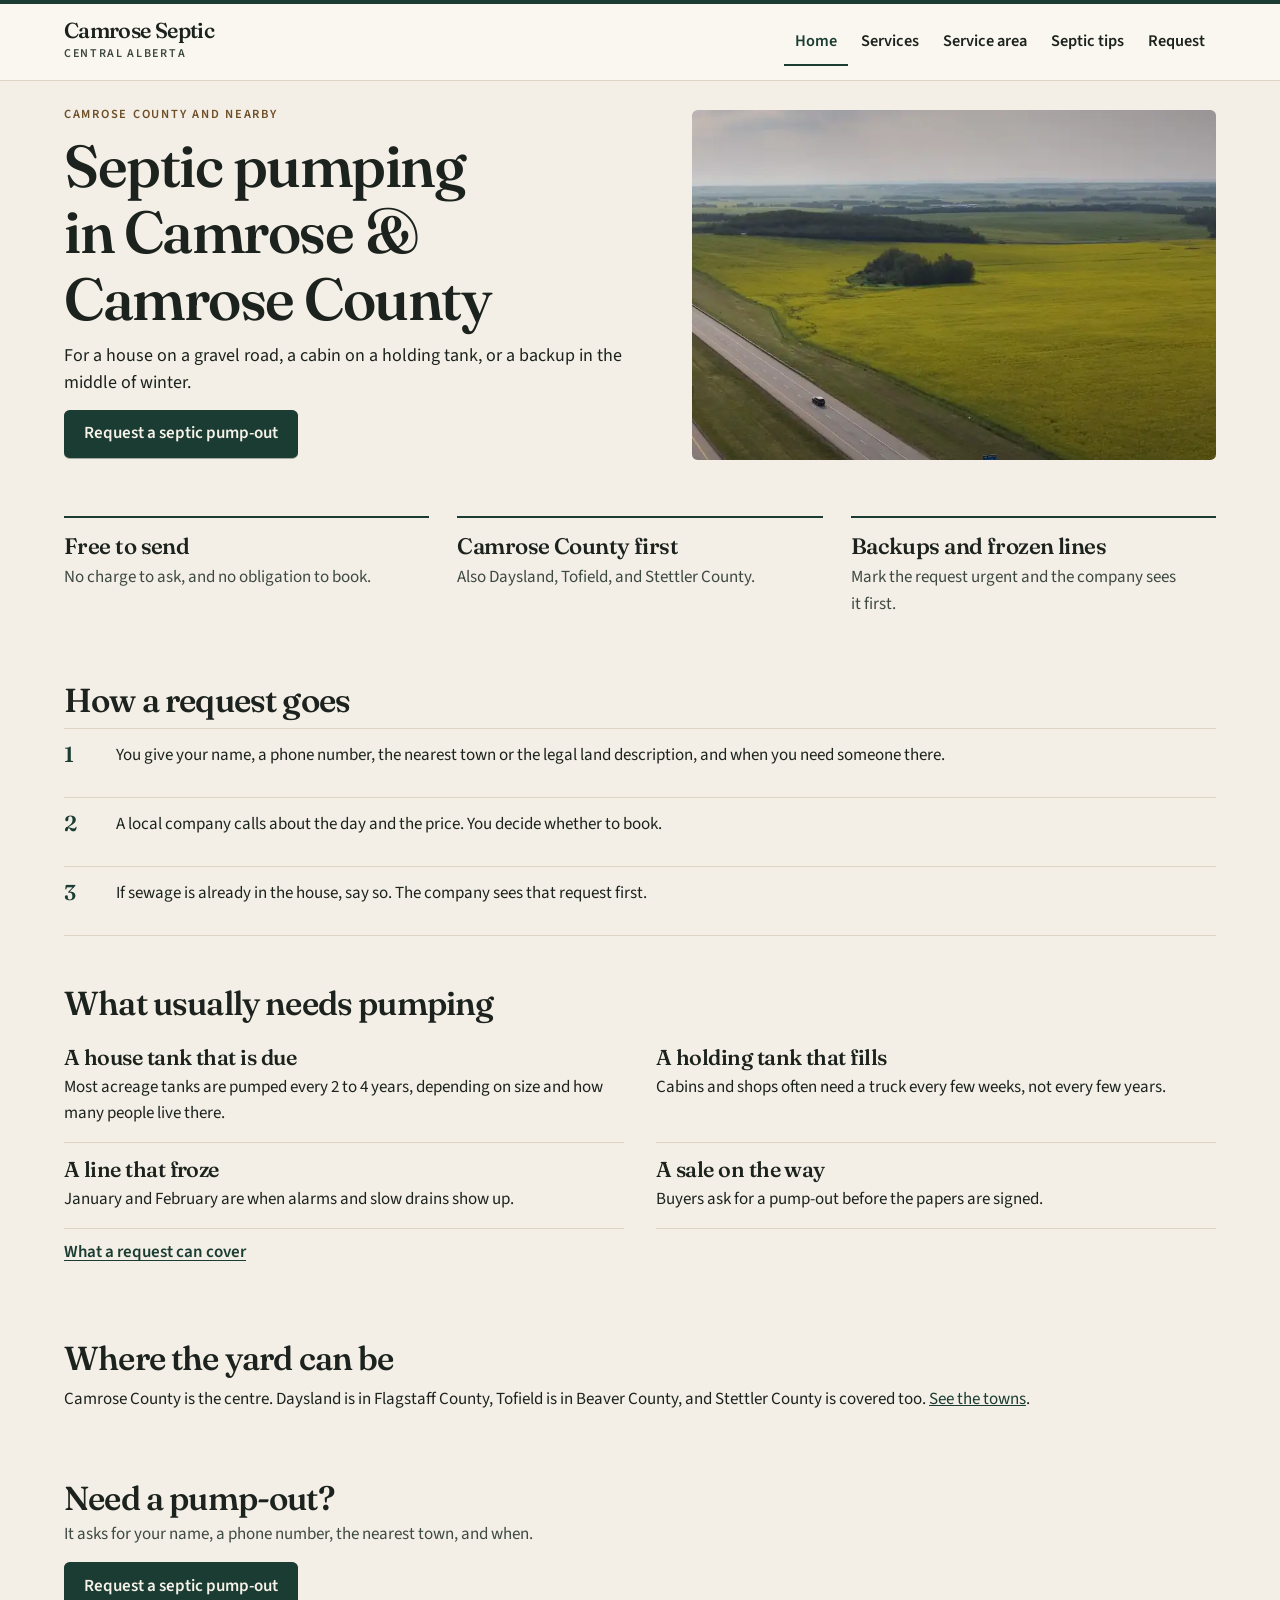
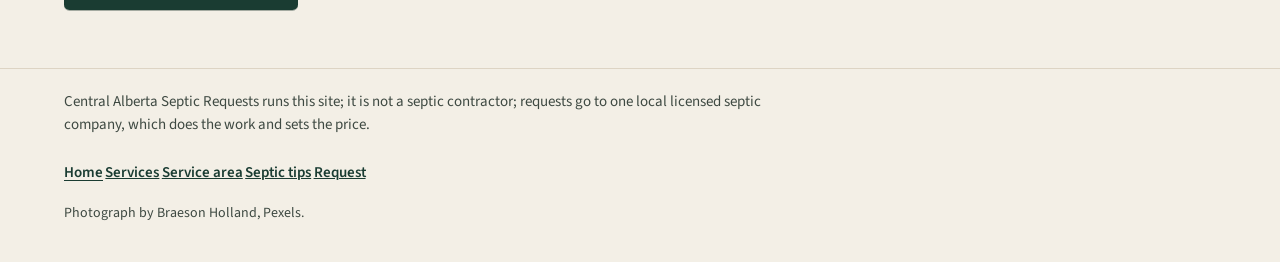
<file: index.html>
<!doctype html>
<html lang="en-CA">
<head>
<meta charset="utf-8">
<meta name="viewport" content="width=device-width, initial-scale=1">
<title>Septic Pumping Camrose &amp; Camrose County, AB | Free to Request</title>
<meta name="description" content="Septic and holding-tank pump-outs for Camrose and Camrose County: Bawlf, New Norway, Hay Lakes, Kingman, Round Hill, Bittern Lake and Ohaton. Also Daysland, Tofield, and Stettler County.">
<meta name="robots" content="index,follow">
<link rel="canonical" href="https://camroseseptic.ca/">
<meta property="og:type" content="website">
<meta property="og:title" content="Septic Pumping Camrose &amp; Camrose County, AB | Free to Request">
<meta property="og:description" content="A free pump-out request for Camrose County, and for Daysland, Tofield, and Stettler County.">
<meta property="og:url" content="https://camroseseptic.ca/">
<meta property="og:image" content="https://camroseseptic.ca/images/og.jpg">
<meta property="og:image:width" content="1200">
<meta property="og:image:height" content="630">
<meta property="og:image:alt" content="Canola fields in central Alberta.">
<meta property="og:locale" content="en_CA">
<meta name="twitter:card" content="summary_large_image">
<meta name="twitter:image" content="https://camroseseptic.ca/images/og.jpg">
<meta name="theme-color" content="#f3efe6">
<link rel="icon" href="/favicon.ico" sizes="48x48">
<link rel="icon" href="/favicon.svg" type="image/svg+xml">
<link rel="icon" href="/favicon-32.png" type="image/png" sizes="32x32">
<link rel="apple-touch-icon" href="/apple-touch-icon.png">
<link rel="preload" href="/fonts/fraunces-latin.woff2" as="font" type="font/woff2" crossorigin>
<link rel="preload" href="/fonts/source-sans-3-latin.woff2" as="font" type="font/woff2" crossorigin>
<link rel="preload" as="image" href="/images/canola-aspen-800.webp" imagesrcset="/images/canola-aspen-480.webp 480w, /images/canola-aspen-800.webp 800w, /images/canola-aspen-1280.webp 1280w" imagesizes="(min-width: 800px) 46vw, 100vw">
<link rel="stylesheet" href="/style.css">
<script>
(function () {
  var h = location.hash;
  if (h === "#form" || h === "#quote") location.replace("/request/");
  else if (h === "#faq") location.replace("/septic-tips/");
  else if (h === "#privacy") location.replace("/request/#privacy");
})();
</script>
<script type="application/ld+json">
{"@context":"https://schema.org","@graph":[
{"@type":"Organization","@id":"https://camroseseptic.ca/#org","name":"Central Alberta Septic Requests","url":"https://camroseseptic.ca/","description":"An independent referral website. Each request goes to one local licensed septic company. We do not pump tanks ourselves."},
{"@type":"WebSite","@id":"https://camroseseptic.ca/#site","url":"https://camroseseptic.ca/","name":"Camrose Septic","inLanguage":"en-CA","publisher":{"@id":"https://camroseseptic.ca/#org"}},
{"@type":"Service","@id":"https://camroseseptic.ca/#service","serviceType":"Septic tank pumping referral","name":"Septic Pumping Camrose & Camrose County, AB | Free to Request","provider":{"@id":"https://camroseseptic.ca/#org"},"url":"https://camroseseptic.ca/services/","description":"A free request. Each request goes to one local licensed septic company. Covers septic tanks, holding tanks, urgent backups and pre-sale pump-outs.","areaServed":[
{"@type":"City","name":"Camrose, AB"},
{"@type":"AdministrativeArea","name":"Camrose County, AB"},
{"@type":"Place","name":"Bawlf, AB"},
{"@type":"Place","name":"New Norway, AB"},
{"@type":"Place","name":"Hay Lakes, AB"},
{"@type":"Place","name":"Kingman, AB"},
{"@type":"Place","name":"Round Hill, AB"},
{"@type":"Place","name":"Bittern Lake, AB"},
{"@type":"Place","name":"Ohaton, AB"},
{"@type":"Place","name":"Daysland, AB"},
{"@type":"AdministrativeArea","name":"Flagstaff County, AB"},
{"@type":"Place","name":"Tofield, AB"},
{"@type":"AdministrativeArea","name":"Beaver County, AB"},
{"@type":"AdministrativeArea","name":"County of Stettler No. 6, AB"},
{"@type":"Place","name":"Stettler, AB"},
{"@type":"Place","name":"Big Valley, AB"},
{"@type":"Place","name":"Donalda, AB"},
{"@type":"Place","name":"Erskine, AB"},
{"@type":"Place","name":"Botha, AB"}
]}
]}
</script>
</head>
<body>
<a class="skip" href="#content">Skip to content</a>
<button class="nav-backdrop" type="button" hidden aria-label="Close menu"></button>
<header class="site-header">
  <div class="header-bar wrap">
    <a class="brand" href="/">
      <span class="brand-name">Camrose Septic</span>
      <span class="brand-sub">Central Alberta</span>
    </a>
    <button class="menu-btn" type="button" aria-expanded="false" aria-controls="site-nav">
      <span class="bars" aria-hidden="true"><span></span><span></span><span></span></span>
      <span class="menu-word">Menu</span>
    </button>
    <nav id="site-nav" class="site-nav" aria-label="Pages">
      <ul>
        <li><a href="/" aria-current="page">Home</a></li>
        <li><a href="/services/">Services</a></li>
        <li><a href="/service-area/">Service area</a></li>
        <li><a href="/septic-tips/">Septic tips</a></li>
        <li><a href="/request/">Request</a></li>
      </ul>
    </nav>
  </div>
</header>
<main id="content">
  <section class="hero">
    <div class="wrap hero-grid">
      <div class="hero-copy">
        <p class="eyebrow">Camrose County and nearby</p>
        <h1>Septic pumping in Camrose &amp; Camrose County</h1>
        <p class="lede">For a house on a gravel road, a cabin on a holding tank, or a backup in the middle of winter.</p>
        <a class="btn" href="/request/">Request a septic pump-out</a>
      </div>
      <figure class="hero-photo">
        <img src="/images/canola-aspen-800.webp" srcset="/images/canola-aspen-480.webp 480w, /images/canola-aspen-800.webp 800w, /images/canola-aspen-1280.webp 1280w" sizes="(min-width: 800px) 46vw, 100vw" alt="Canola fields in central Alberta." width="1280" height="846" decoding="async" fetchpriority="high">
      </figure>
    </div>
  </section>
  <section class="wrap">
    <h2 class="visually-hidden">At a glance</h2>
    <ul class="points">
      <li>
        <h3>Free to send</h3>
        <p>No charge to ask, and no obligation to book.</p>
      </li>
      <li>
        <h3>Camrose County first</h3>
        <p>Also Daysland, Tofield, and Stettler County.</p>
      </li>
      <li>
        <h3>Backups and frozen lines</h3>
        <p>Mark the request urgent and the company sees it first.</p>
      </li>
    </ul>
  </section>
  <section class="section reveal">
    <div class="wrap">
      <h2>How a request goes</h2>
      <ol class="steps">
        <li><span>1</span><p>You give your name, a phone number, the nearest town or the legal land description, and when you need someone there.</p></li>
        <li><span>2</span><p>A local company calls about the day and the price. You decide whether to book.</p></li>
        <li><span>3</span><p>If sewage is already in the house, say so. The company sees that request first.</p></li>
      </ol>
    </div>
  </section>
  <section class="section reveal">
    <div class="wrap">
      <h2>What usually needs pumping</h2>
      <ul class="reasons">
        <li>
          <h3>A house tank that is due</h3>
          <p>Most acreage tanks are pumped every 2 to 4 years, depending on size and how many people live there.</p>
        </li>
        <li>
          <h3>A holding tank that fills</h3>
          <p>Cabins and shops often need a truck every few weeks, not every few years.</p>
        </li>
        <li>
          <h3>A line that froze</h3>
          <p>January and February are when alarms and slow drains show up.</p>
        </li>
        <li>
          <h3>A sale on the way</h3>
          <p>Buyers ask for a pump-out before the papers are signed.</p>
        </li>
      </ul>
      <p><a class="text-link" href="/services/">What a request can cover</a></p>
    </div>
  </section>
  <section class="section reveal">
    <div class="wrap">
      <h2>Where the yard can be</h2>
      <p>Camrose County is the centre. Daysland is in Flagstaff County, Tofield is in Beaver County, and Stettler County is covered too. <a href="/service-area/">See the towns</a>.</p>
    </div>
  </section>
  <section class="end-cta reveal">
    <div class="wrap">
      <h2>Need a pump-out?</h2>
      <p>It asks for your name, a phone number, the nearest town, and when.</p>
      <a class="btn" href="/request/">Request a septic pump-out</a>
    </div>
  </section>
</main>
<footer class="site-footer">
  <div class="wrap">
    <p>Central Alberta Septic Requests runs this site; it is not a septic contractor; requests go to one local licensed septic company, which does the work and sets the price.</p>
    <ul class="footer-nav">
      <li><a href="/" aria-current="page">Home</a></li>
      <li><a href="/services/">Services</a></li>
      <li><a href="/service-area/">Service area</a></li>
      <li><a href="/septic-tips/">Septic tips</a></li>
      <li><a href="/request/">Request</a></li>
    </ul>
    <p class="credit">Photograph by Braeson Holland, Pexels.</p>
  </div>
</footer>
<script src="/site.js"></script>
</body>
</html>
</file>
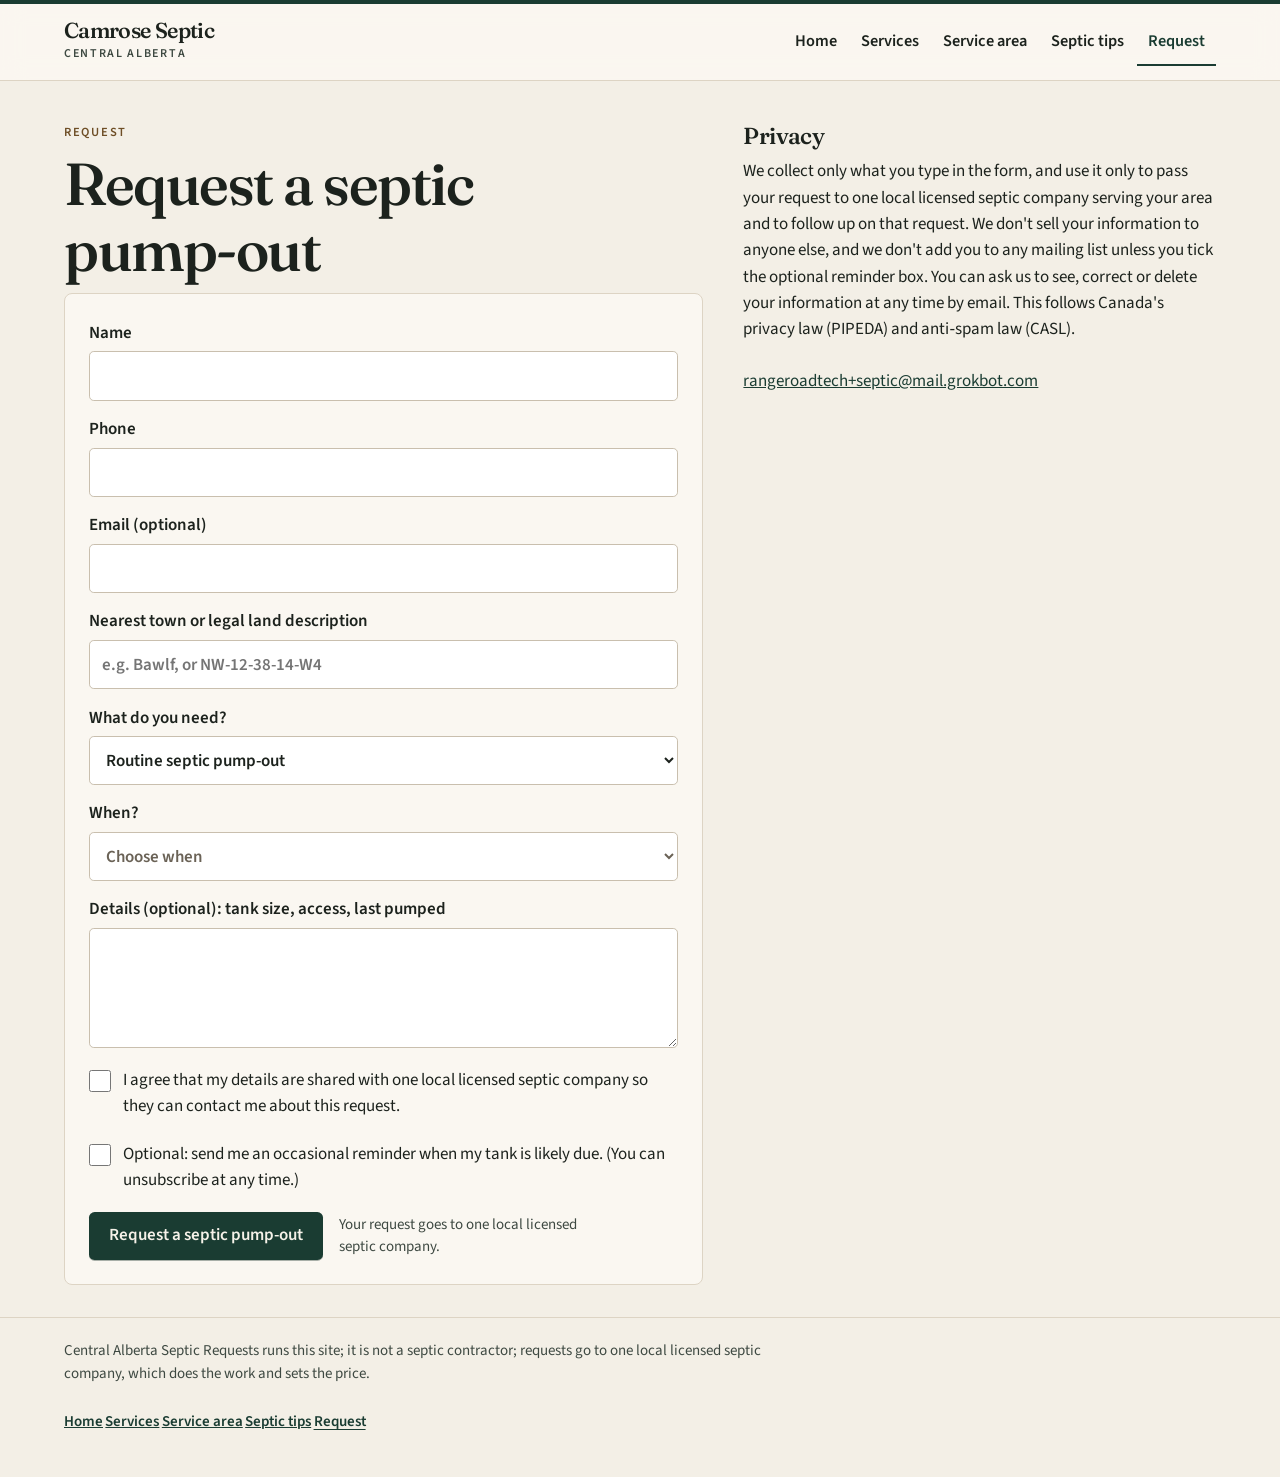
<file: request/index.html>
<!doctype html>
<html lang="en-CA">
<head>
<meta charset="utf-8">
<meta name="viewport" content="width=device-width, initial-scale=1">
<title>Request a septic pump-out | Camrose County</title>
<meta name="description" content="Send a free septic pump-out request for Camrose County, Daysland, Tofield, or Stettler County.">
<meta name="robots" content="index,follow">
<link rel="canonical" href="https://camroseseptic.ca/request/">
<meta property="og:type" content="website">
<meta property="og:title" content="Request a septic pump-out | Camrose County">
<meta property="og:description" content="Send a free septic pump-out request for Camrose County, Daysland, Tofield, or Stettler County.">
<meta property="og:url" content="https://camroseseptic.ca/request/">
<meta property="og:image" content="https://camroseseptic.ca/images/og.jpg">
<meta property="og:image:width" content="1200">
<meta property="og:image:height" content="630">
<meta property="og:image:alt" content="Canola fields in central Alberta.">
<meta property="og:locale" content="en_CA">
<meta name="twitter:card" content="summary_large_image">
<meta name="twitter:image" content="https://camroseseptic.ca/images/og.jpg">
<meta name="theme-color" content="#f3efe6">
<link rel="icon" href="/favicon.ico" sizes="48x48">
<link rel="icon" href="/favicon.svg" type="image/svg+xml">
<link rel="icon" href="/favicon-32.png" type="image/png" sizes="32x32">
<link rel="apple-touch-icon" href="/apple-touch-icon.png">
<link rel="preload" href="/fonts/fraunces-latin.woff2" as="font" type="font/woff2" crossorigin>
<link rel="preload" href="/fonts/source-sans-3-latin.woff2" as="font" type="font/woff2" crossorigin>
<link rel="stylesheet" href="/style.css">
</head>
<body>
<a class="skip" href="#content">Skip to content</a>
<button class="nav-backdrop" type="button" hidden aria-label="Close menu"></button>
<header class="site-header">
  <div class="header-bar wrap">
    <a class="brand" href="/">
      <span class="brand-name">Camrose Septic</span>
      <span class="brand-sub">Central Alberta</span>
    </a>
    <button class="menu-btn" type="button" aria-expanded="false" aria-controls="site-nav">
      <span class="bars" aria-hidden="true"><span></span><span></span><span></span></span>
      <span class="menu-word">Menu</span>
    </button>
    <nav id="site-nav" class="site-nav" aria-label="Pages">
      <ul>
        <li><a href="/">Home</a></li>
        <li><a href="/services/">Services</a></li>
        <li><a href="/service-area/">Service area</a></li>
        <li><a href="/septic-tips/">Septic tips</a></li>
        <li><a href="/request/" aria-current="page">Request</a></li>
      </ul>
    </nav>
  </div>
</header>
<main id="content" class="form-page">
  <div class="wrap request-layout">
    <div>
      <p class="eyebrow">Request</p>
      <h1>Request a septic pump-out</h1>
      <div class="formbox">
<form action="https://formsubmit.co/00a5cc2108b1ede48153a5cf5424223d" method="POST" name="septic-request">
<input type="hidden" name="_subject" value="New septic pumping request - camroseseptic.ca">
<input type="hidden" name="_next" value="https://camroseseptic.ca/thanks.html">
<input type="hidden" name="_cc" value="rangeroadtech+septic@mail.grokbot.com">
<input type="hidden" name="_template" value="table">
<input type="hidden" name="_blacklist" value="casino, crypto, viagra, seo services, backlinks, loan offer">
<div class="hp" aria-hidden="true"><label>Leave this field empty<input type="text" name="_honey" tabindex="-1" autocomplete="off"></label></div>
<label>Name<input name="name" required autocomplete="name"></label>
<label>Phone<input name="phone" type="tel" required autocomplete="tel"></label>
<label class="optional">Email (optional)<input name="email" type="email" autocomplete="email"></label>
<label>Nearest town or legal land description<input name="location" required placeholder="e.g. Bawlf, or NW-12-38-14-W4"></label>
<label class="optional">What do you need?
<select name="service"><option>Routine septic pump-out</option><option>Holding tank pump-out</option><option>Urgent backup / alarm</option><option>Frozen line</option><option>Pump-out before sale</option><option>Other</option></select></label>
<label>When?<select name="timing" required><option value="" disabled selected>Choose when</option><option value="As soon as possible (urgent)" data-urgent>As soon as possible (urgent)</option><option>Within 2 weeks</option><option>Within a month</option><option>Just pricing for now</option></select></label>
<p class="note urgent-note">If sewage is backing up into the house right now, avoid running water and flushing until the tank is pumped.</p>
<label class="optional">Details (optional): tank size, access, last pumped<textarea name="details" rows="3"></textarea></label>
<label class="check"><input type="checkbox" name="consent_share" value="yes" required> I agree that my details are shared with one local licensed septic company so they can contact me about this request.</label>
<label class="check optional"><input type="checkbox" name="consent_marketing" value="yes"> Optional: send me an occasional reminder when my tank is likely due. (You can unsubscribe at any time.)</label>
<div class="submit-row">
<button class="btn" type="submit">Request a septic pump-out</button>
<p class="fine">Your request goes to one local licensed septic company.</p>
</div>
</form>
      </div>
    </div>
    <section id="privacy" class="privacy">
      <h2>Privacy</h2>
      <p>We collect only what you type in the form, and use it only to pass your request to one local licensed septic company serving your area and to follow up on that request. We don't sell your information to anyone else, and we don't add you to any mailing list unless you tick the optional reminder box. You can ask us to see, correct or delete your information at any time by email. This follows Canada's privacy law (PIPEDA) and anti&#8209;spam law (CASL).</p>
      <p><a href="mailto:rangeroadtech+septic@mail.grokbot.com">rangeroadtech+septic@mail.grokbot.com</a></p>
    </section>
  </div>
</main>
<footer class="site-footer">
  <div class="wrap">
    <p>Central Alberta Septic Requests runs this site; it is not a septic contractor; requests go to one local licensed septic company, which does the work and sets the price.</p>
    <ul class="footer-nav">
      <li><a href="/">Home</a></li>
      <li><a href="/services/">Services</a></li>
      <li><a href="/service-area/">Service area</a></li>
      <li><a href="/septic-tips/">Septic tips</a></li>
      <li><a href="/request/" aria-current="page">Request</a></li>
    </ul>
  </div>
</footer>
<script src="/site.js"></script>
<script>
(function () {
  document.documentElement.classList.add("form-ready");
  var timing = document.querySelector("[name=timing]");
  var extra = document.querySelectorAll(".optional");
  var note = document.querySelector(".urgent-note");
  if (!timing) return;
  function sync() {
    var chosen = timing.options[timing.selectedIndex];
    var urgent = !!(chosen && chosen.hasAttribute("data-urgent"));
    var i, j, fields;
    for (i = 0; i < extra.length; i++) {
      extra[i].hidden = urgent;
      fields = extra[i].querySelectorAll("input, select, textarea");
      for (j = 0; j < fields.length; j++) fields[j].disabled = urgent;
    }
    if (note) note.classList.toggle("is-on", urgent);
  }
  timing.addEventListener("change", sync);
  window.addEventListener("pageshow", sync);
  sync();
})();
</script>
</body>
</html>
</file>
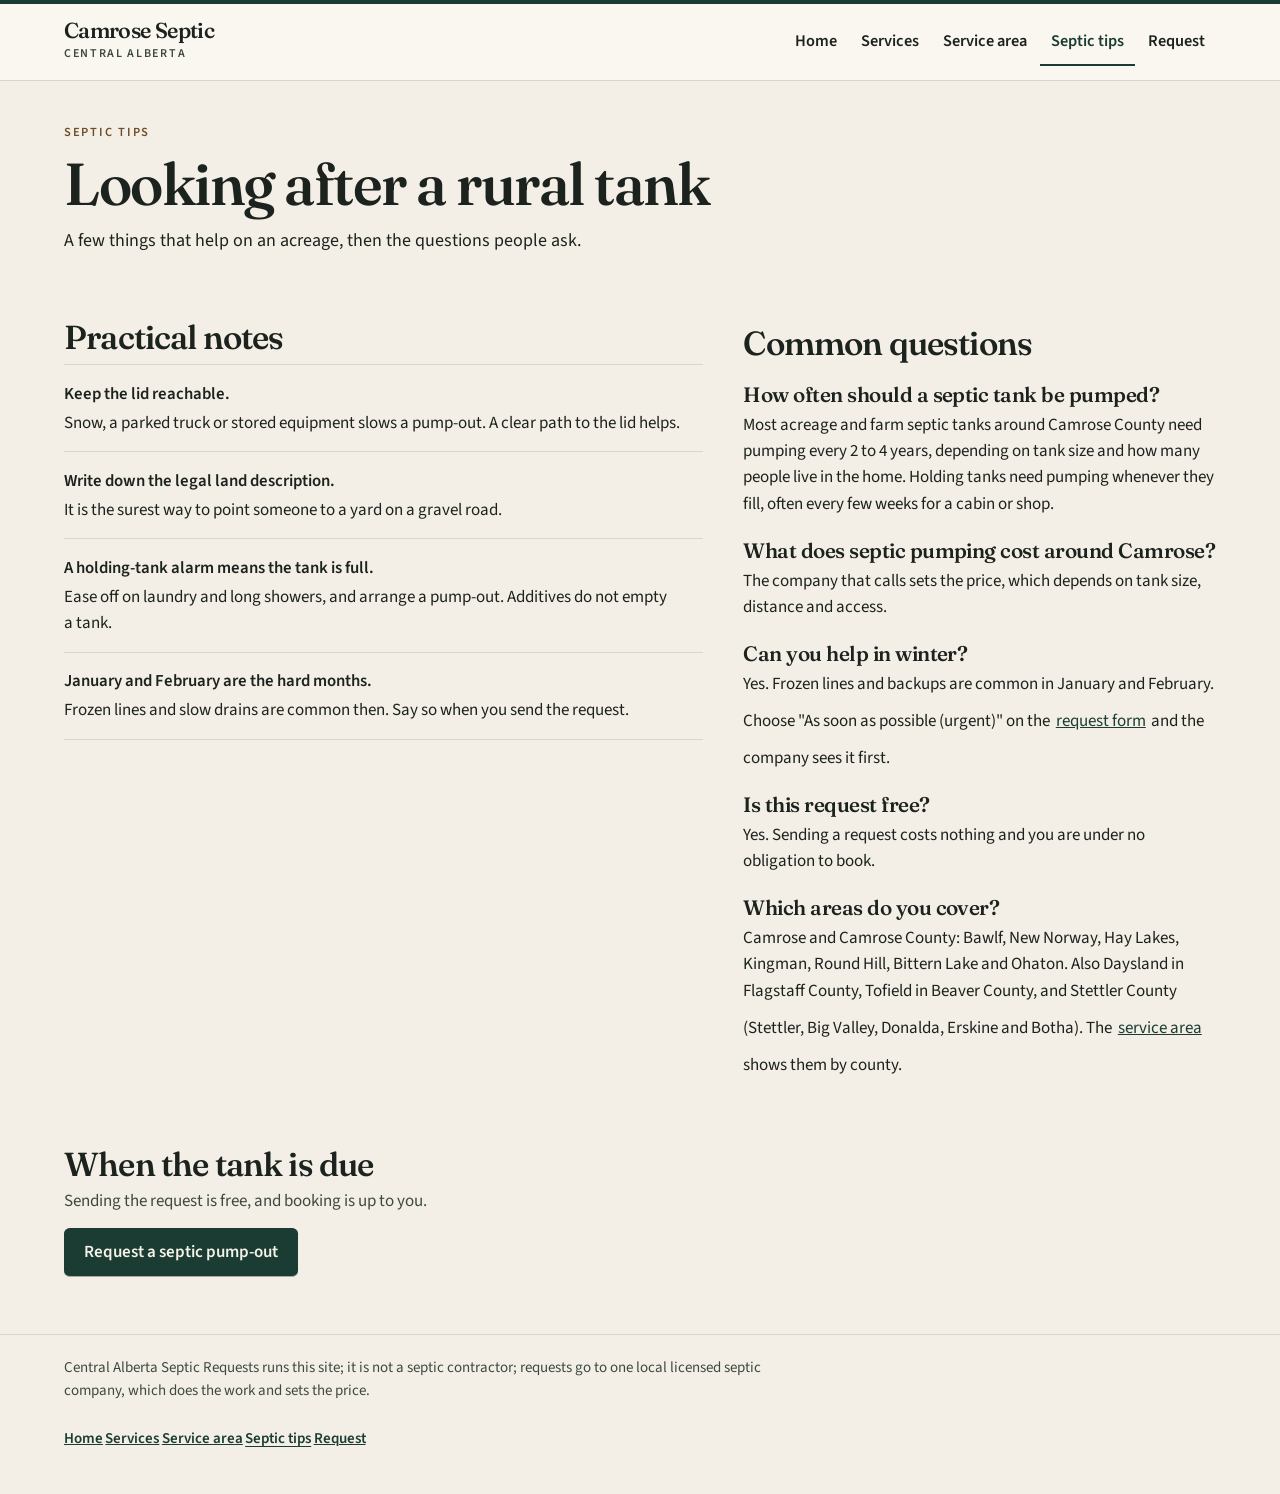
<file: septic-tips/index.html>
<!doctype html>
<html lang="en-CA">
<head>
<meta charset="utf-8">
<meta name="viewport" content="width=device-width, initial-scale=1">
<title>Septic tank tips and questions | Camrose County</title>
<meta name="description" content="How often to pump a septic tank around Camrose, what a holding-tank alarm means, and which counties a request covers.">
<meta name="robots" content="index,follow">
<link rel="canonical" href="https://camroseseptic.ca/septic-tips/">
<meta property="og:type" content="website">
<meta property="og:title" content="Septic tank tips and questions | Camrose County">
<meta property="og:description" content="How often to pump a septic tank around Camrose, and which counties a request covers.">
<meta property="og:url" content="https://camroseseptic.ca/septic-tips/">
<meta property="og:image" content="https://camroseseptic.ca/images/og.jpg">
<meta property="og:image:width" content="1200">
<meta property="og:image:height" content="630">
<meta property="og:image:alt" content="Canola fields in central Alberta.">
<meta property="og:locale" content="en_CA">
<meta name="twitter:card" content="summary_large_image">
<meta name="twitter:image" content="https://camroseseptic.ca/images/og.jpg">
<meta name="theme-color" content="#f3efe6">
<link rel="icon" href="/favicon.ico" sizes="48x48">
<link rel="icon" href="/favicon.svg" type="image/svg+xml">
<link rel="icon" href="/favicon-32.png" type="image/png" sizes="32x32">
<link rel="apple-touch-icon" href="/apple-touch-icon.png">
<link rel="preload" href="/fonts/fraunces-latin.woff2" as="font" type="font/woff2" crossorigin>
<link rel="preload" href="/fonts/source-sans-3-latin.woff2" as="font" type="font/woff2" crossorigin>
<link rel="stylesheet" href="/style.css">
<script type="application/ld+json">
{"@context":"https://schema.org","@type":"FAQPage","mainEntity":[
{"@type":"Question","name":"How often should a septic tank be pumped?","acceptedAnswer":{"@type":"Answer","text":"Most acreage and farm septic tanks around Camrose County need pumping every 2 to 4 years, depending on tank size and how many people live in the home. Holding tanks need pumping whenever they fill, often every few weeks for a cabin or shop."}},
{"@type":"Question","name":"What does septic pumping cost around Camrose?","acceptedAnswer":{"@type":"Answer","text":"The company that calls sets the price, which depends on tank size, distance and access."}},
{"@type":"Question","name":"Can you help in winter?","acceptedAnswer":{"@type":"Answer","text":"Yes. Frozen lines and backups are common in January and February. Choose \"As soon as possible (urgent)\" on the request form and the company sees it first."}},
{"@type":"Question","name":"Is this request free?","acceptedAnswer":{"@type":"Answer","text":"Yes. Sending a request costs nothing and you are under no obligation to book."}},
{"@type":"Question","name":"Which areas do you cover?","acceptedAnswer":{"@type":"Answer","text":"Camrose and Camrose County: Bawlf, New Norway, Hay Lakes, Kingman, Round Hill, Bittern Lake and Ohaton. Also Daysland in Flagstaff County, Tofield in Beaver County, and Stettler County (Stettler, Big Valley, Donalda, Erskine and Botha)."}}
]}
</script>
</head>
<body>
<a class="skip" href="#content">Skip to content</a>
<button class="nav-backdrop" type="button" hidden aria-label="Close menu"></button>
<header class="site-header">
  <div class="header-bar wrap">
    <a class="brand" href="/">
      <span class="brand-name">Camrose Septic</span>
      <span class="brand-sub">Central Alberta</span>
    </a>
    <button class="menu-btn" type="button" aria-expanded="false" aria-controls="site-nav">
      <span class="bars" aria-hidden="true"><span></span><span></span><span></span></span>
      <span class="menu-word">Menu</span>
    </button>
    <nav id="site-nav" class="site-nav" aria-label="Pages">
      <ul>
        <li><a href="/">Home</a></li>
        <li><a href="/services/">Services</a></li>
        <li><a href="/service-area/">Service area</a></li>
        <li><a href="/septic-tips/" aria-current="page">Septic tips</a></li>
        <li><a href="/request/">Request</a></li>
      </ul>
    </nav>
  </div>
</header>
<main id="content">
  <section class="page-intro">
    <div class="wrap">
      <p class="eyebrow">Septic tips</p>
      <h1>Looking after a rural tank</h1>
      <p class="lede">A few things that help on an acreage, then the questions people ask.</p>
    </div>
  </section>
  <section class="section">
    <div class="wrap tips-layout">
      <div>
        <h2>Practical notes</h2>
        <ul class="tips">
          <li><strong>Keep the lid reachable.</strong> Snow, a parked truck or stored equipment slows a pump-out. A clear path to the lid helps.</li>
          <li><strong>Write down the legal land description.</strong> It is the surest way to point someone to a yard on a gravel road.</li>
          <li><strong>A holding-tank alarm means the tank is full.</strong> Ease off on laundry and long showers, and arrange a pump-out. Additives do not empty a tank.</li>
          <li><strong>January and February are the hard months.</strong> Frozen lines and slow drains are common then. Say so when you send the request.</li>
        </ul>
      </div>
      <div class="faq" id="faq">
        <h2>Common questions</h2>
        <h3>How often should a septic tank be pumped?</h3>
        <p>Most acreage and farm septic tanks around Camrose County need pumping every 2 to 4 years, depending on tank size and how many people live in the home. Holding tanks need pumping whenever they fill, often every few weeks for a cabin or shop.</p>
        <h3>What does septic pumping cost around Camrose?</h3>
        <p>The company that calls sets the price, which depends on tank size, distance and access.</p>
        <h3>Can you help in winter?</h3>
        <p>Yes. Frozen lines and backups are common in January and February. Choose "As soon as possible (urgent)" on the <a href="/request/">request form</a> and the company sees it first.</p>
        <h3>Is this request free?</h3>
        <p>Yes. Sending a request costs nothing and you are under no obligation to book.</p>
        <h3>Which areas do you cover?</h3>
        <p>Camrose and Camrose County: Bawlf, New Norway, Hay Lakes, Kingman, Round Hill, Bittern Lake and Ohaton. Also Daysland in Flagstaff County, Tofield in Beaver County, and Stettler County (Stettler, Big Valley, Donalda, Erskine and Botha). The <a href="/service-area/">service area</a> shows them by county.</p>
      </div>
    </div>
  </section>
  <section class="end-cta">
    <div class="wrap">
      <h2>When the tank is due</h2>
      <p>Sending the request is free, and booking is up to you.</p>
      <a class="btn" href="/request/">Request a septic pump-out</a>
    </div>
  </section>
</main>
<footer class="site-footer">
  <div class="wrap">
    <p>Central Alberta Septic Requests runs this site; it is not a septic contractor; requests go to one local licensed septic company, which does the work and sets the price.</p>
    <ul class="footer-nav">
      <li><a href="/">Home</a></li>
      <li><a href="/services/">Services</a></li>
      <li><a href="/service-area/">Service area</a></li>
      <li><a href="/septic-tips/" aria-current="page">Septic tips</a></li>
      <li><a href="/request/">Request</a></li>
    </ul>
  </div>
</footer>
<script src="/site.js"></script>
</body>
</html>
</file>
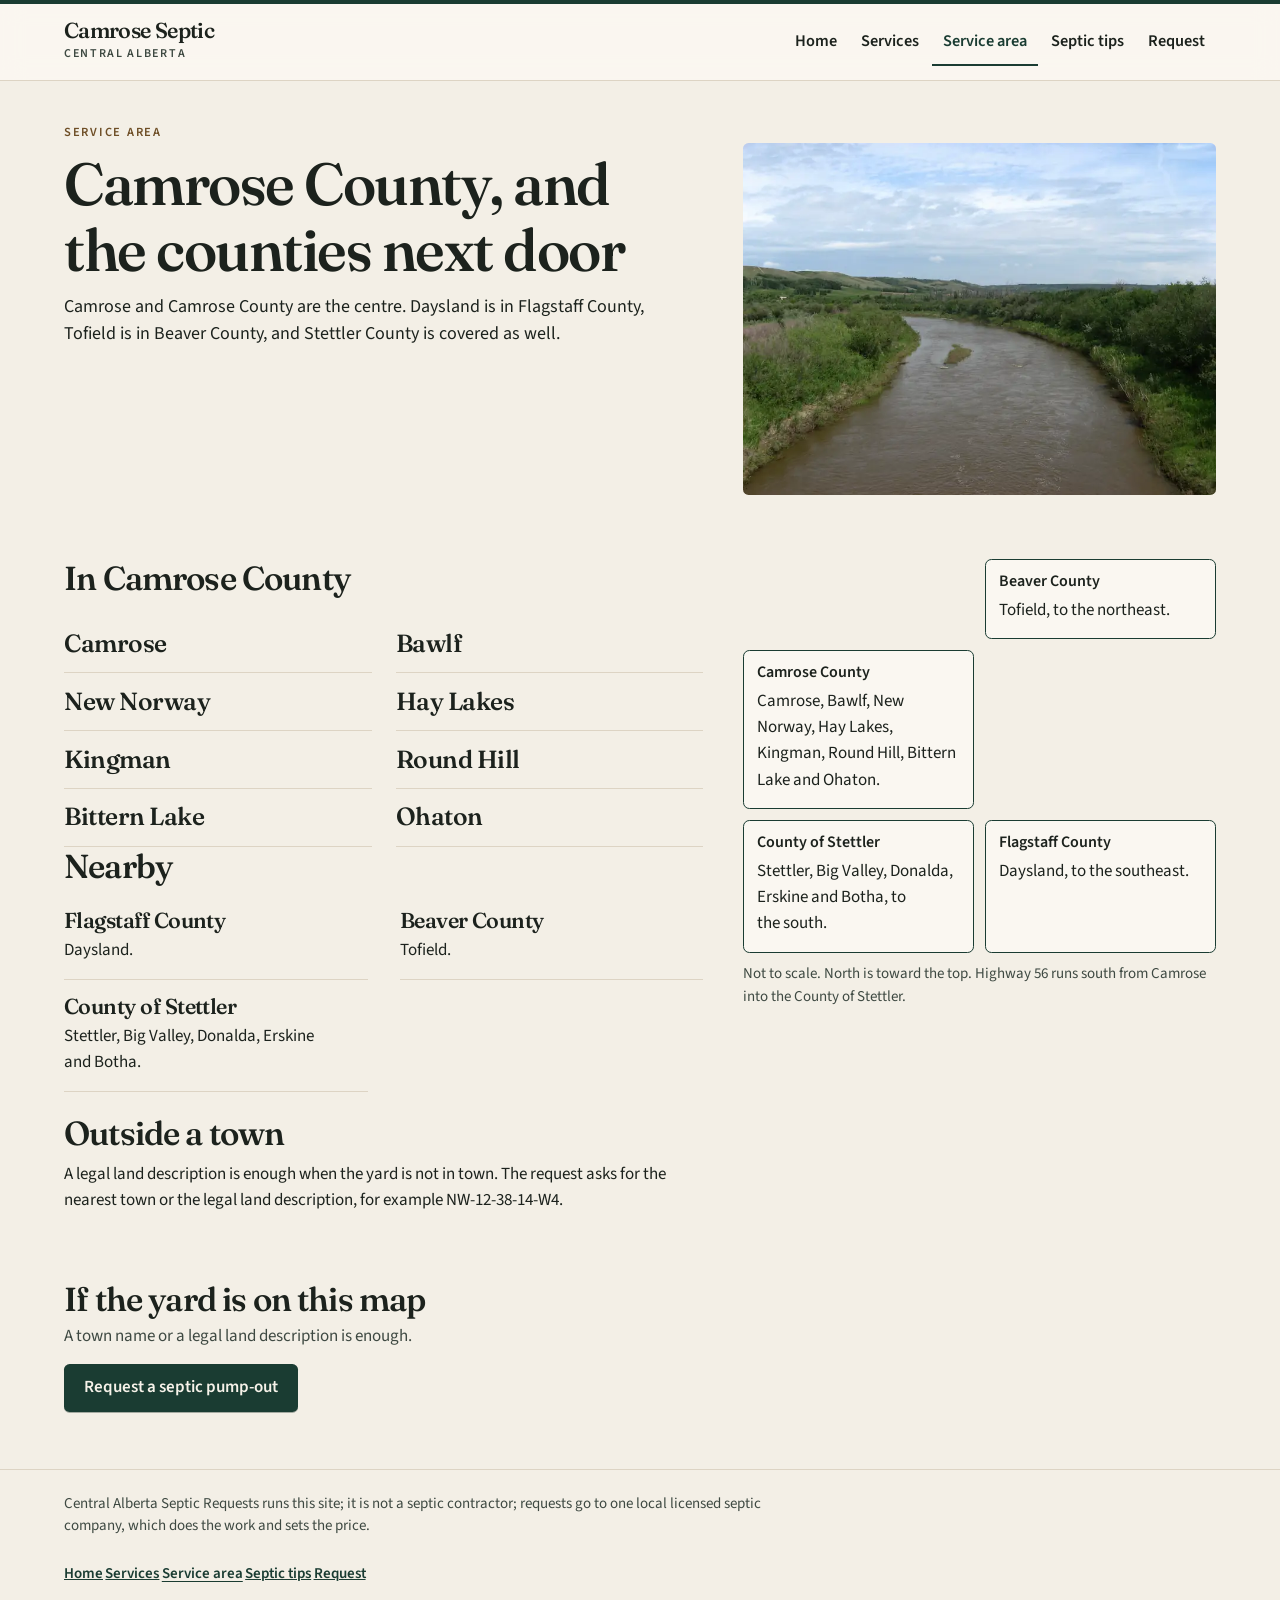
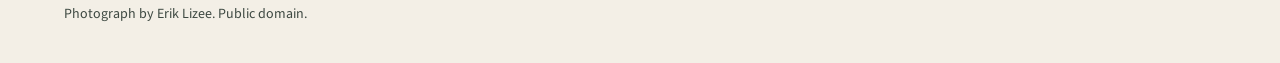
<file: service-area/index.html>
<!doctype html>
<html lang="en-CA">
<head>
<meta charset="utf-8">
<meta name="viewport" content="width=device-width, initial-scale=1">
<title>Septic pumping service area | Camrose County and nearby</title>
<meta name="description" content="Camrose and Camrose County, including Bawlf, New Norway, Hay Lakes, Kingman, Round Hill, Bittern Lake and Ohaton. Also Daysland in Flagstaff County, Tofield in Beaver County, and Stettler County.">
<meta name="robots" content="index,follow">
<link rel="canonical" href="https://camroseseptic.ca/service-area/">
<meta property="og:type" content="website">
<meta property="og:title" content="Septic pumping service area | Camrose County and nearby">
<meta property="og:description" content="Camrose County, plus Daysland, Tofield, and Stettler County.">
<meta property="og:url" content="https://camroseseptic.ca/service-area/">
<meta property="og:image" content="https://camroseseptic.ca/images/og.jpg">
<meta property="og:image:width" content="1200">
<meta property="og:image:height" content="630">
<meta property="og:image:alt" content="Canola fields in central Alberta.">
<meta property="og:locale" content="en_CA">
<meta name="twitter:card" content="summary_large_image">
<meta name="twitter:image" content="https://camroseseptic.ca/images/og.jpg">
<meta name="theme-color" content="#f3efe6">
<link rel="icon" href="/favicon.ico" sizes="48x48">
<link rel="icon" href="/favicon.svg" type="image/svg+xml">
<link rel="icon" href="/favicon-32.png" type="image/png" sizes="32x32">
<link rel="apple-touch-icon" href="/apple-touch-icon.png">
<link rel="preload" href="/fonts/fraunces-latin.woff2" as="font" type="font/woff2" crossorigin>
<link rel="preload" href="/fonts/source-sans-3-latin.woff2" as="font" type="font/woff2" crossorigin>
<link rel="stylesheet" href="/style.css">
</head>
<body>
<a class="skip" href="#content">Skip to content</a>
<button class="nav-backdrop" type="button" hidden aria-label="Close menu"></button>
<header class="site-header">
  <div class="header-bar wrap">
    <a class="brand" href="/">
      <span class="brand-name">Camrose Septic</span>
      <span class="brand-sub">Central Alberta</span>
    </a>
    <button class="menu-btn" type="button" aria-expanded="false" aria-controls="site-nav">
      <span class="bars" aria-hidden="true"><span></span><span></span><span></span></span>
      <span class="menu-word">Menu</span>
    </button>
    <nav id="site-nav" class="site-nav" aria-label="Pages">
      <ul>
        <li><a href="/">Home</a></li>
        <li><a href="/services/">Services</a></li>
        <li><a href="/service-area/" aria-current="page">Service area</a></li>
        <li><a href="/septic-tips/">Septic tips</a></li>
        <li><a href="/request/">Request</a></li>
      </ul>
    </nav>
  </div>
</header>
<main id="content">
  <section class="page-intro">
    <div class="wrap area-intro">
      <div>
        <p class="eyebrow">Service area</p>
        <h1>Camrose County, and the counties next door</h1>
        <p class="lede">Camrose and Camrose County are the centre. Daysland is in Flagstaff County, Tofield is in Beaver County, and Stettler County is covered as well.</p>
      </div>
      <figure class="banner-photo">
        <img src="/images/battle-river-800.webp" srcset="/images/battle-river-480.webp 480w, /images/battle-river-800.webp 800w, /images/battle-river-1280.webp 1280w" sizes="(min-width: 800px) 42vw, 100vw" alt="A prairie river valley with aspen bluffs and open hills in central Alberta." width="1280" height="960" decoding="async" fetchpriority="high">
      </figure>
    </div>
  </section>
  <section class="section">
    <div class="wrap area-layout">
      <div>
        <h2>In Camrose County</h2>
        <ul class="towns">
          <li>Camrose</li>
          <li>Bawlf</li>
          <li>New Norway</li>
          <li>Hay Lakes</li>
          <li>Kingman</li>
          <li>Round Hill</li>
          <li>Bittern Lake</li>
          <li>Ohaton</li>
        </ul>
        <h2>Nearby</h2>
        <ul class="counties">
          <li>
            <h3>Flagstaff County</h3>
            <p>Daysland.</p>
          </li>
          <li>
            <h3>Beaver County</h3>
            <p>Tofield.</p>
          </li>
          <li>
            <h3>County of Stettler</h3>
            <p>Stettler, Big Valley, Donalda, Erskine and Botha.</p>
          </li>
        </ul>
        <div class="note-block">
          <h2>Outside a town</h2>
          <p>A legal land description is enough when the yard is not in town. The request asks for the nearest town or the legal land description, for example NW-12-38-14-W4.</p>
        </div>
      </div>
      <figure class="map-fig">
        <div class="county-map" role="group" aria-label="Counties around Camrose, not to scale. North is toward the top. Beaver County is northeast, Flagstaff County is southeast, and the County of Stettler is south.">
          <div class="place place-beaver">
            <h3>Beaver County</h3>
            <p>Tofield, to the northeast.</p>
          </div>
          <div class="place place-camrose">
            <h3>Camrose County</h3>
            <p>Camrose, Bawlf, New Norway, Hay Lakes, Kingman, Round Hill, Bittern Lake and Ohaton.</p>
          </div>
          <div class="place place-stettler">
            <h3>County of Stettler</h3>
            <p>Stettler, Big Valley, Donalda, Erskine and Botha, to the south.</p>
          </div>
          <div class="place place-flagstaff">
            <h3>Flagstaff County</h3>
            <p>Daysland, to the southeast.</p>
          </div>
        </div>
        <figcaption>Not to scale. North is toward the top. Highway 56 runs south from Camrose into the County of Stettler.</figcaption>
      </figure>
    </div>
  </section>
  <section class="end-cta">
    <div class="wrap">
      <h2>If the yard is on this map</h2>
      <p>A town name or a legal land description is enough.</p>
      <a class="btn" href="/request/">Request a septic pump-out</a>
    </div>
  </section>
</main>
<footer class="site-footer">
  <div class="wrap">
    <p>Central Alberta Septic Requests runs this site; it is not a septic contractor; requests go to one local licensed septic company, which does the work and sets the price.</p>
    <ul class="footer-nav">
      <li><a href="/">Home</a></li>
      <li><a href="/services/">Services</a></li>
      <li><a href="/service-area/" aria-current="page">Service area</a></li>
      <li><a href="/septic-tips/">Septic tips</a></li>
      <li><a href="/request/">Request</a></li>
    </ul>
    <p class="credit">Photograph by Erik Lizee. Public domain.</p>
  </div>
</footer>
<script src="/site.js"></script>
</body>
</html>
</file>
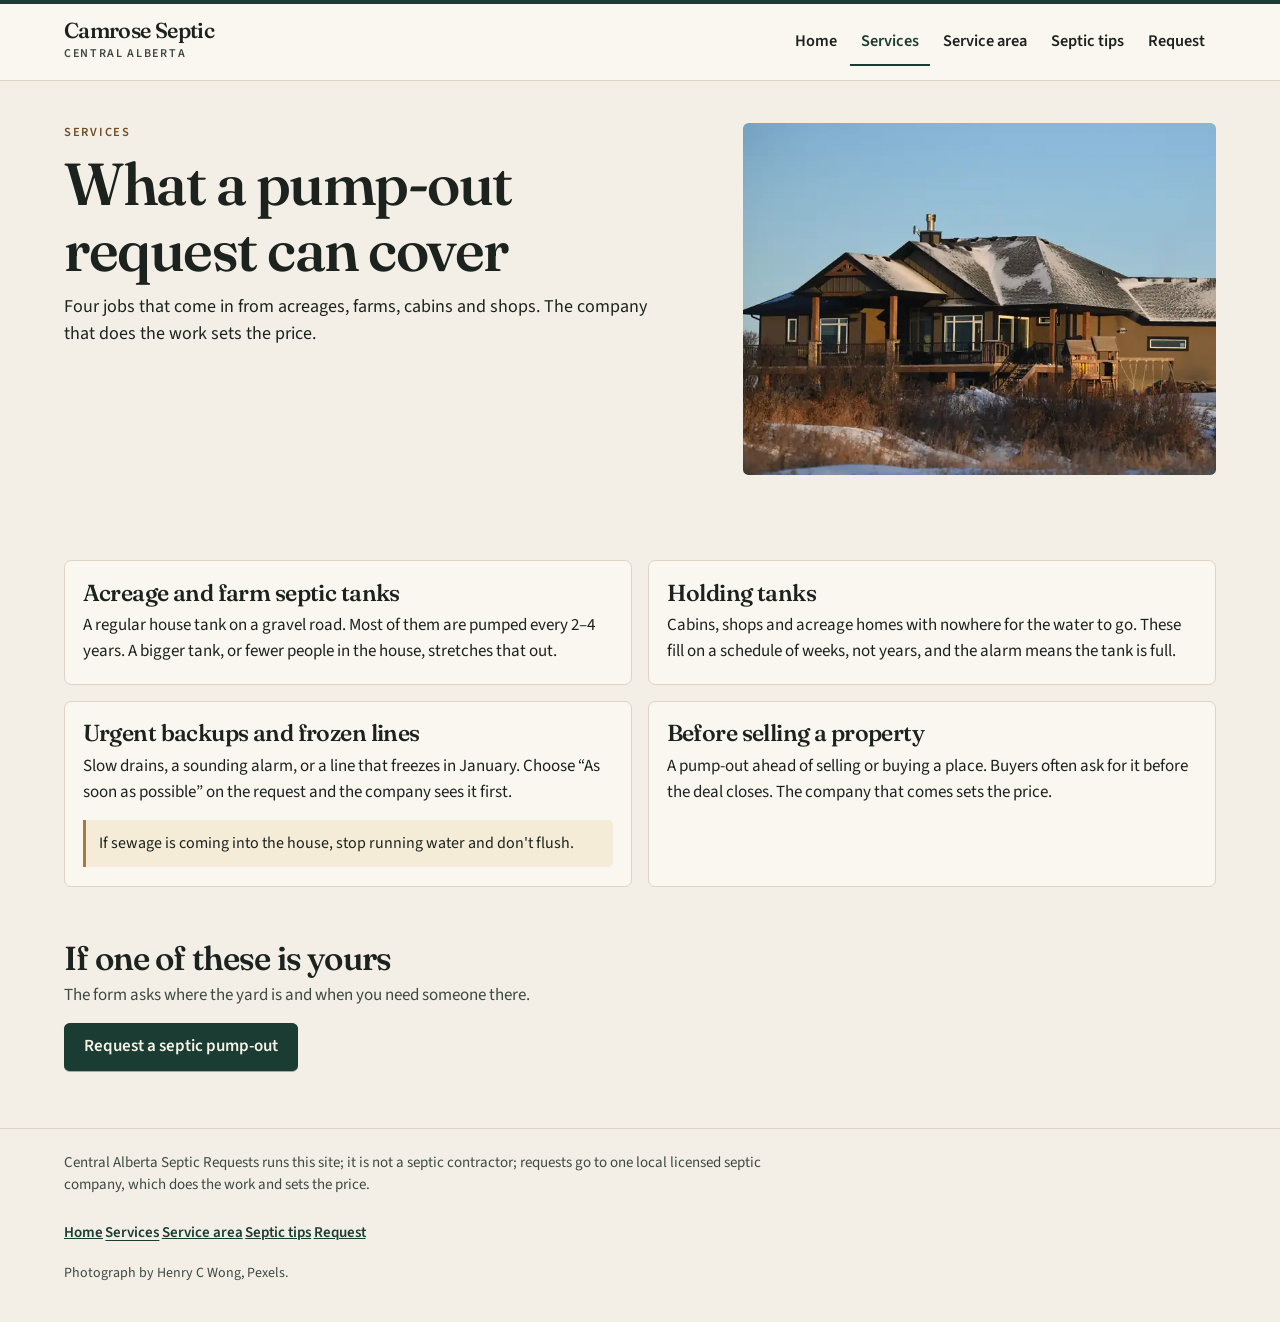
<file: services/index.html>
<!doctype html>
<html lang="en-CA">
<head>
<meta charset="utf-8">
<meta name="viewport" content="width=device-width, initial-scale=1">
<title>Septic pump-out services | Camrose County</title>
<meta name="description" content="House tanks, holding tanks, winter backups, frozen lines, and pump-outs before a sale. Camrose County, plus Daysland, Tofield, and Stettler County.">
<meta name="robots" content="index,follow">
<link rel="canonical" href="https://camroseseptic.ca/services/">
<meta property="og:type" content="website">
<meta property="og:title" content="Septic pump-out services | Camrose County">
<meta property="og:description" content="House tanks, holding tanks, winter backups, frozen lines, and pump-outs before a sale.">
<meta property="og:url" content="https://camroseseptic.ca/services/">
<meta property="og:image" content="https://camroseseptic.ca/images/og.jpg">
<meta property="og:image:width" content="1200">
<meta property="og:image:height" content="630">
<meta property="og:image:alt" content="Canola fields in central Alberta.">
<meta property="og:locale" content="en_CA">
<meta name="twitter:card" content="summary_large_image">
<meta name="twitter:image" content="https://camroseseptic.ca/images/og.jpg">
<meta name="theme-color" content="#f3efe6">
<link rel="icon" href="/favicon.ico" sizes="48x48">
<link rel="icon" href="/favicon.svg" type="image/svg+xml">
<link rel="icon" href="/favicon-32.png" type="image/png" sizes="32x32">
<link rel="apple-touch-icon" href="/apple-touch-icon.png">
<link rel="preload" href="/fonts/fraunces-latin.woff2" as="font" type="font/woff2" crossorigin>
<link rel="preload" href="/fonts/source-sans-3-latin.woff2" as="font" type="font/woff2" crossorigin>
<link rel="stylesheet" href="/style.css">
<script type="application/ld+json">
{"@context":"https://schema.org","@type":"Service","@id":"https://camroseseptic.ca/#service","serviceType":"Septic tank pumping referral","name":"Septic Pumping Camrose & Camrose County, AB | Free to Request","provider":{"@id":"https://camroseseptic.ca/#org"},"url":"https://camroseseptic.ca/services/","description":"A free request. Each request goes to one local licensed septic company. Covers septic tanks, holding tanks, urgent backups and pre-sale pump-outs.","areaServed":[
{"@type":"City","name":"Camrose, AB"},
{"@type":"AdministrativeArea","name":"Camrose County, AB"},
{"@type":"Place","name":"Bawlf, AB"},
{"@type":"Place","name":"New Norway, AB"},
{"@type":"Place","name":"Hay Lakes, AB"},
{"@type":"Place","name":"Kingman, AB"},
{"@type":"Place","name":"Round Hill, AB"},
{"@type":"Place","name":"Bittern Lake, AB"},
{"@type":"Place","name":"Ohaton, AB"},
{"@type":"Place","name":"Daysland, AB"},
{"@type":"AdministrativeArea","name":"Flagstaff County, AB"},
{"@type":"Place","name":"Tofield, AB"},
{"@type":"AdministrativeArea","name":"Beaver County, AB"},
{"@type":"AdministrativeArea","name":"County of Stettler No. 6, AB"},
{"@type":"Place","name":"Stettler, AB"},
{"@type":"Place","name":"Big Valley, AB"},
{"@type":"Place","name":"Donalda, AB"},
{"@type":"Place","name":"Erskine, AB"},
{"@type":"Place","name":"Botha, AB"}
]}
</script>
</head>
<body>
<a class="skip" href="#content">Skip to content</a>
<button class="nav-backdrop" type="button" hidden aria-label="Close menu"></button>
<header class="site-header">
  <div class="header-bar wrap">
    <a class="brand" href="/">
      <span class="brand-name">Camrose Septic</span>
      <span class="brand-sub">Central Alberta</span>
    </a>
    <button class="menu-btn" type="button" aria-expanded="false" aria-controls="site-nav">
      <span class="bars" aria-hidden="true"><span></span><span></span><span></span></span>
      <span class="menu-word">Menu</span>
    </button>
    <nav id="site-nav" class="site-nav" aria-label="Pages">
      <ul>
        <li><a href="/">Home</a></li>
        <li><a href="/services/" aria-current="page">Services</a></li>
        <li><a href="/service-area/">Service area</a></li>
        <li><a href="/septic-tips/">Septic tips</a></li>
        <li><a href="/request/">Request</a></li>
      </ul>
    </nav>
  </div>
</header>
<main id="content">
  <section class="page-intro">
    <div class="wrap service-top">
      <div>
        <p class="eyebrow">Services</p>
        <h1>What a pump-out request can cover</h1>
        <p class="lede">Four jobs that come in from acreages, farms, cabins and shops. The company that does the work sets the price.</p>
      </div>
      <figure class="banner-photo">
        <img src="/images/winter-acreage-800.webp" srcset="/images/winter-acreage-480.webp 480w, /images/winter-acreage-800.webp 800w, /images/winter-acreage-1280.webp 1280w" sizes="(min-width: 800px) 42vw, 100vw" alt="An acreage house in winter, central Alberta." width="1280" height="828" decoding="async" fetchpriority="high">
      </figure>
    </div>
  </section>
  <section class="section">
    <div class="wrap">
      <ul class="cards">
        <li class="card reveal">
          <h2>Acreage and farm septic tanks</h2>
          <p>A regular house tank on a gravel road. Most of them are pumped every <span class="nowrap">2–4</span> years. A bigger tank, or fewer people in the house, stretches that out.</p>
        </li>
        <li class="card reveal">
          <h2>Holding tanks</h2>
          <p>Cabins, shops and acreage homes with nowhere for the water to go. These fill on a schedule of weeks, not years, and the alarm means the tank is full.</p>
        </li>
        <li class="card reveal">
          <h2>Urgent backups and frozen lines</h2>
          <p>Slow drains, a sounding alarm, or a line that freezes in January. Choose “As soon as possible” on the request and the company sees it first.</p>
          <p class="note">If sewage is coming into the house, stop running water and don't flush.</p>
        </li>
        <li class="card reveal">
          <h2>Before selling a property</h2>
          <p>A pump-out ahead of selling or buying a place. Buyers often ask for it before the deal closes. The company that comes sets the price.</p>
        </li>
      </ul>
    </div>
  </section>
  <section class="end-cta">
    <div class="wrap">
      <h2>If one of these is yours</h2>
      <p>The form asks where the yard is and when you need someone there.</p>
      <a class="btn" href="/request/">Request a septic pump-out</a>
    </div>
  </section>
</main>
<footer class="site-footer">
  <div class="wrap">
    <p>Central Alberta Septic Requests runs this site; it is not a septic contractor; requests go to one local licensed septic company, which does the work and sets the price.</p>
    <ul class="footer-nav">
      <li><a href="/">Home</a></li>
      <li><a href="/services/" aria-current="page">Services</a></li>
      <li><a href="/service-area/">Service area</a></li>
      <li><a href="/septic-tips/">Septic tips</a></li>
      <li><a href="/request/">Request</a></li>
    </ul>
    <p class="credit">Photograph by Henry C Wong, Pexels.</p>
  </div>
</footer>
<script src="/site.js"></script>
</body>
</html>
</file>
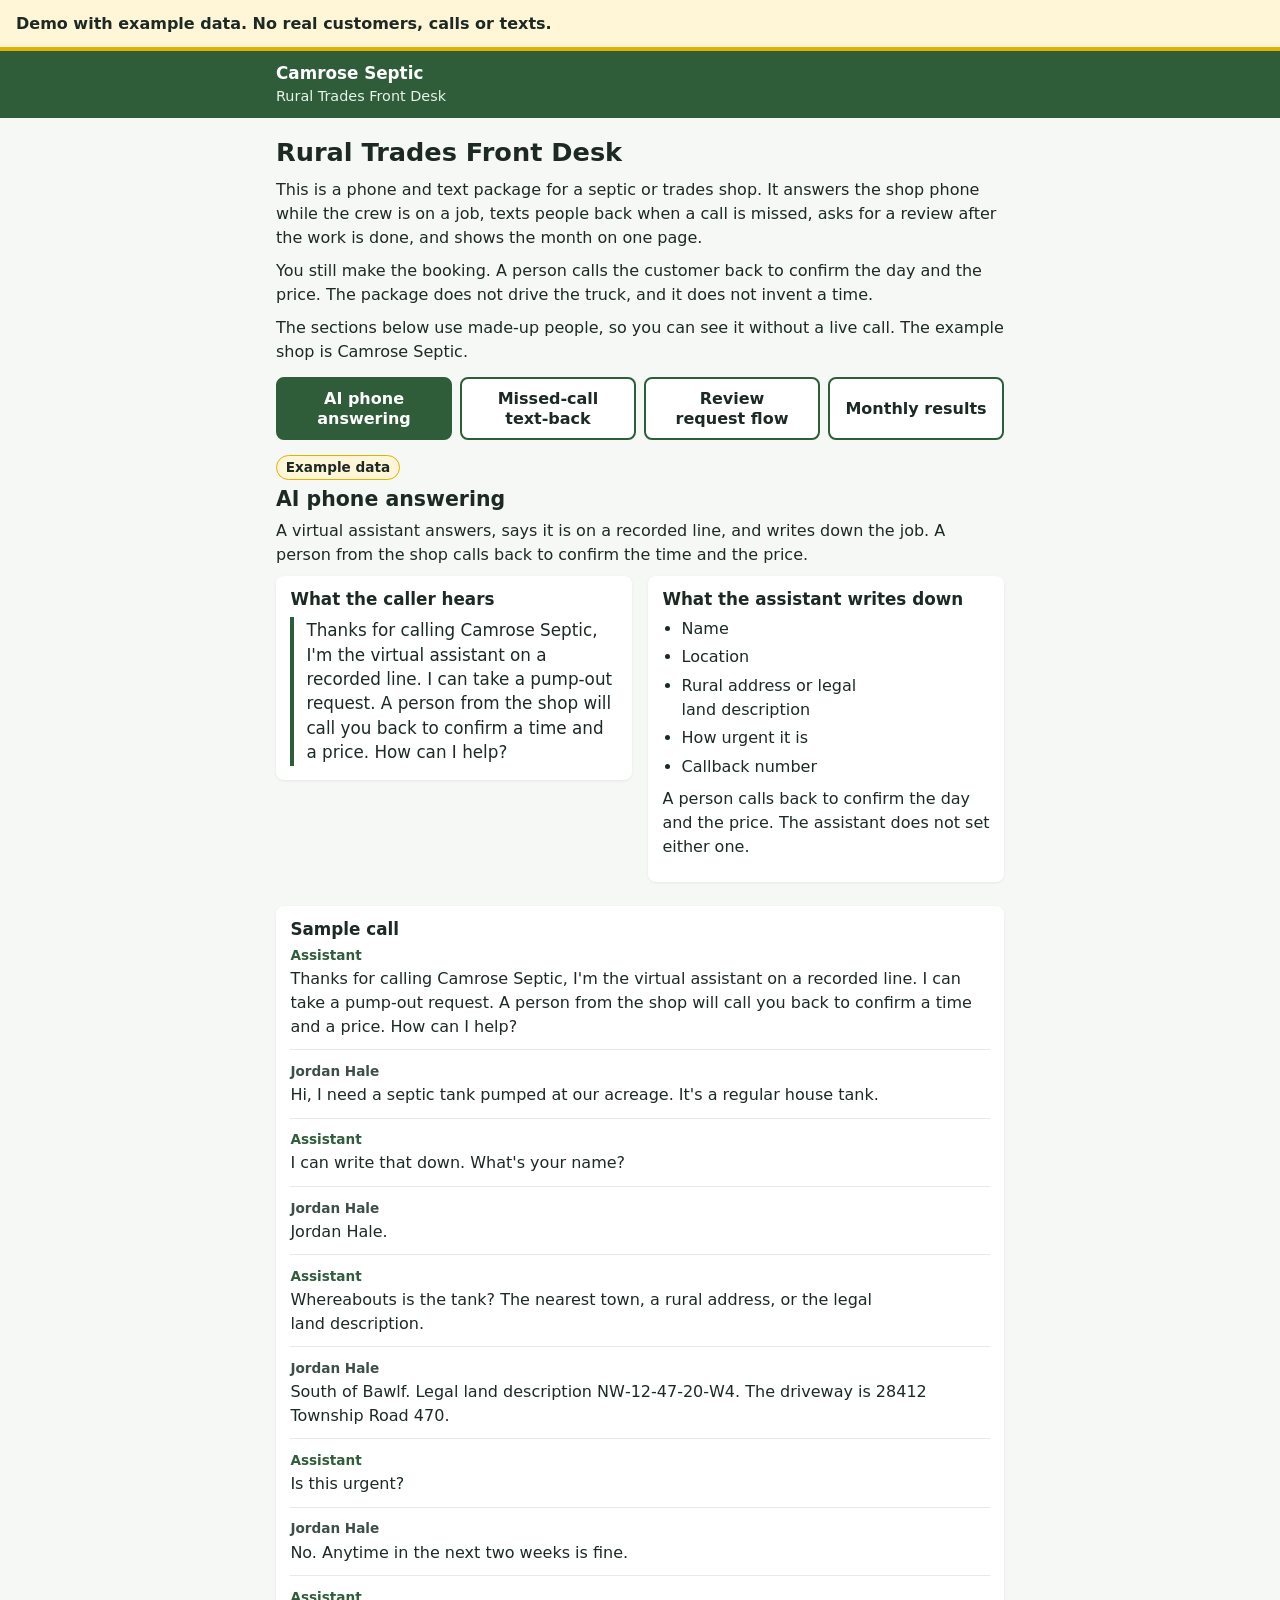
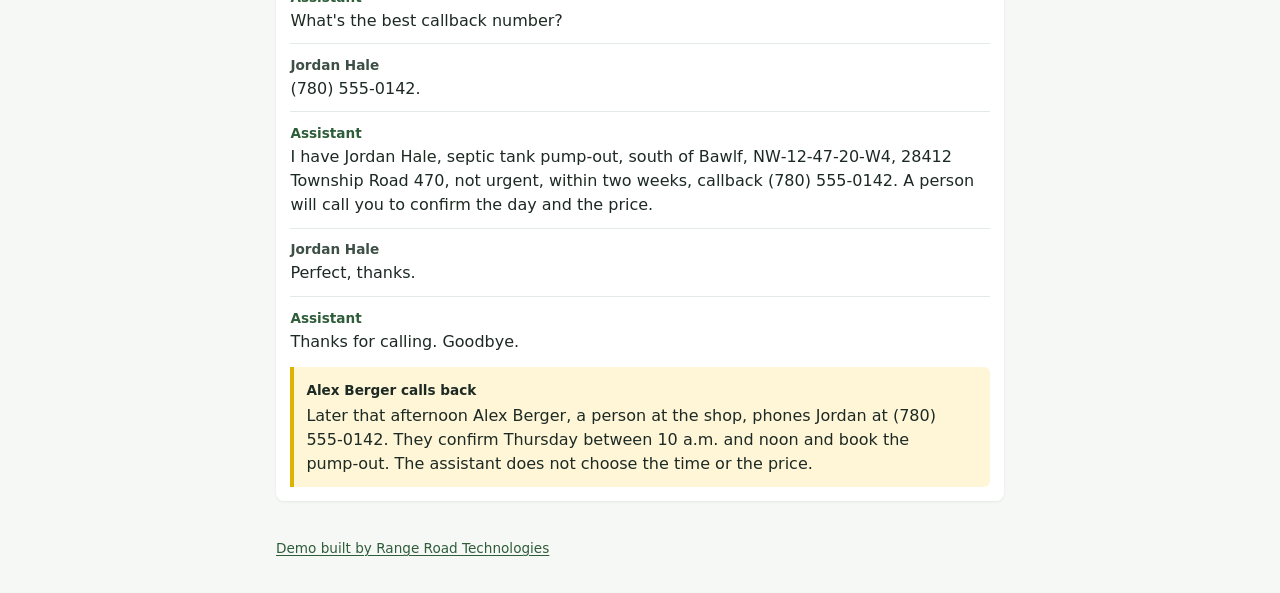
<file: demo/front-desk/index.html>
<!doctype html>
<html lang="en-CA">
<head>
<meta charset="utf-8">
<meta name="viewport" content="width=device-width, initial-scale=1">
<title>Rural Trades Front Desk demo | Camrose Septic</title>
<meta name="description" content="Private sales demo of the Rural Trades Front Desk package. Example data only. Not a live service.">
<meta name="robots" content="noindex, nofollow">
<meta name="color-scheme" content="light">
<!-- Private sales demo. Do not link this page from the site, do not add it to sitemap.xml, and do not list the path in robots.txt. -->
<style>
*,*::before,*::after{box-sizing:border-box}
html{-webkit-text-size-adjust:100%;text-size-adjust:100%;color-scheme:light}
body{margin:0;font:16px/1.5 system-ui,sans-serif;color:#1d2a24;background:#f6f8f5;overflow-wrap:break-word}
h1,h2,h3{text-wrap:balance;line-height:1.25}
p,li{text-wrap:pretty}
h1{font-size:1.6rem;margin:.2rem 0 .45rem}
h2{font-size:1.28rem;margin:0 0 .4rem}
h3{font-size:1.05rem;margin:0 0 .4rem}
p{margin:.55rem 0}
a{color:#2f5d3a;overflow-wrap:anywhere}
button,a{touch-action:manipulation}
button:focus,a:focus,.panel:focus{outline:3px solid #e0b100;outline-offset:2px}
.col{max-width:760px;margin:0 auto;padding-left:1rem;padding-right:1rem}
.banner{background:#fff6d8;border-bottom:4px solid #e0b100;color:#1d2a24}
.banner p{margin:0;padding-top:.8rem;padding-bottom:.8rem;font-weight:700;line-height:1.35}
.top{background:#2f5d3a;color:#fff}
.top-inner{padding-top:.75rem;padding-bottom:.75rem}
.top strong{display:block;font-size:1.05rem;line-height:1.3}
.top-sub{display:block;margin-top:.1rem;font-size:.9rem;line-height:1.35;color:#e7f2ea}
main.col{padding-top:1rem;padding-bottom:.5rem}
.example{display:inline-block;margin:0 0 .45rem;padding:.15rem .55rem;background:#fff6d8;border:1px solid #e0b100;border-radius:999px;color:#1d2a24;font-size:.85rem;font-weight:700;line-height:1.3}
.tablist{display:grid;grid-template-columns:minmax(0,1fr) minmax(0,1fr);gap:.5rem;margin:.85rem 0 .9rem}
.tablist button{display:flex;align-items:center;justify-content:center;width:100%;min-width:0;min-height:48px;margin:0;padding:.6rem .4rem;border:2px solid #2f5d3a;border-radius:8px;background:#fff;color:#1d2a24;font:inherit;font-weight:700;line-height:1.25;text-align:center;white-space:normal;cursor:pointer;-webkit-appearance:none;appearance:none}
.tablist button span{min-width:0;text-align:center;text-wrap:balance}
.tablist button[aria-selected="true"]{background:#2f5d3a;color:#fff}
button::-moz-focus-inner{border:0;padding:0}
.panel{margin:0 0 .5rem}
.lead{margin-top:0}
.block{background:#fff;border-radius:8px;padding:.85rem .9rem;box-shadow:0 1px 3px #0001;margin:.75rem 0;min-width:0;max-width:100%}
.script{margin:.35rem 0 0;padding:.1rem 0 .1rem .75rem;border-left:4px solid #2f5d3a;font-size:1.05rem;line-height:1.45}
.script p{margin:0}
ul.clean{margin:.35rem 0 .2rem;padding-left:1.2rem}
ul.clean li{margin:.28rem 0}
.turn+.turn{margin-top:.65rem;padding-top:.65rem;border-top:1px solid #e3ebe4}
.who{margin:0;font-size:.85rem;font-weight:700;line-height:1.3;color:#2f5d3a}
.turn p{margin:.15rem 0 0}
.turn.caller .who{color:#3d4f46}
.callback{margin-top:.85rem;padding:.7rem .75rem;background:#fff6d8;border-left:4px solid #e0b100;border-radius:0 6px 6px 0}
.callback p{margin:.25rem 0 0}
.callback .who{color:#1d2a24}
.chat{background:#e7efe8;border-radius:8px;box-shadow:0 1px 3px #0001;margin:.75rem 0;max-width:100%;min-width:0}
.chat-top{background:#2f5d3a;color:#fff;padding:.7rem .85rem;border-radius:8px 8px 0 0}
.chat-name{margin:0;font-weight:700;line-height:1.3}
.chat-sub{margin:.12rem 0 0;font-size:.85rem;line-height:1.35;color:#e7f2ea}
.chat-body{padding:.75rem .7rem .85rem}
.chip{display:block;width:fit-content;max-width:100%;margin:.15rem auto .65rem;padding:.4rem .75rem;background:#fff6d8;border:1px solid #e0b100;border-radius:999px;text-align:center;font-size:.85rem;line-height:1.35;color:#1d2a24}
.msg{display:flex;margin:.4rem 0}
.msg.shop{justify-content:flex-end}
.msg.them{justify-content:flex-start}
.bubble{max-width:88%;min-width:0;padding:.55rem .7rem;border-radius:14px;line-height:1.4;overflow-wrap:break-word}
.bubble p{margin:.15rem 0 0}
.bubble .who{margin:0}
.bubble.shop{background:#2f5d3a;color:#fff;border-bottom-right-radius:4px}
.bubble.shop .who{color:#fff}
.bubble.shop .time{color:#e7f2ea}
.bubble.them{background:#fff;color:#1d2a24;border-bottom-left-radius:4px}
.bubble.them .time{color:#4a5a52}
.time{display:block;margin-top:.3rem;font-size:.85rem;line-height:1.3}
.review-link{display:inline-block;max-width:100%;min-height:48px;margin:.25rem 0 .1rem;padding:.75rem 0;box-sizing:border-box;color:#fff;font-weight:700;line-height:1.3;text-decoration:underline;text-underline-offset:.15em}
.bubble.shop .review-link:visited{color:#fff}
.chat-foot{margin:0;padding:0 .75rem .75rem;font-size:.85rem;line-height:1.35;color:#4a5a52}
.steps{list-style:none;margin:.2rem 0 0;padding:0}
.steps li{display:flex;align-items:flex-start;margin:0 0 .55rem;padding:.7rem;background:#f6f8f5;border-radius:8px;min-width:0}
.steps li:last-child{margin-bottom:0}
.step-n{flex:none;width:2rem;height:2rem;margin-right:.7rem;border-radius:50%;background:#2f5d3a;color:#fff;font-weight:700;line-height:1;display:flex;align-items:center;justify-content:center}
.steps p{flex:1;min-width:0;margin:0}
.small{font-size:.85rem;color:#4a5a52}
.stats{list-style:none;margin:.55rem 0 .7rem;padding:0;display:grid;grid-template-columns:minmax(0,1fr) minmax(0,1fr);gap:.55rem}
.stats li{background:#f6f8f5;border:1px solid #d7e0d9;border-radius:8px;padding:.7rem .75rem;min-width:0}
.n{margin:0;font-size:1.8rem;line-height:1.1;font-weight:700;color:#2f5d3a;font-variant-numeric:tabular-nums}
.l{margin:.2rem 0 0;font-size:.95rem;line-height:1.3}
.bars{list-style:none;margin:.35rem 0 0;padding:0}
.bars li{margin:0 0 .75rem;min-width:0}
.bars li:last-child{margin-bottom:0}
.bar-top{display:flex;justify-content:space-between;align-items:baseline}
.bar-name{min-width:0;font-weight:700}
.bar-value{flex:none;margin-left:.75rem;font-weight:700;color:#2f5d3a;font-variant-numeric:tabular-nums}
.track{margin-top:.3rem;height:.8rem;background:#e3ebe4;border-radius:999px;overflow:hidden}
.fill{display:block;height:100%;background:#2f5d3a;border-radius:999px}
.foot{padding-top:.25rem;padding-bottom:1.25rem}
.foot a{display:inline-block;max-width:100%;min-height:48px;padding:.9rem 0;box-sizing:border-box;color:#2f5d3a;font-size:.85rem;line-height:1.35;text-decoration:underline;text-underline-offset:.15em}
.foot a:visited{color:#2f5d3a;text-decoration:underline}
@media (min-width:720px){
  .tablist{grid-template-columns:repeat(4,minmax(0,1fr))}
  .stats{grid-template-columns:repeat(4,minmax(0,1fr))}
  .split{display:grid;grid-template-columns:minmax(0,1fr) minmax(0,1fr);gap:1rem;align-items:start}
  .split>.block,.split>.chat{margin-top:0}
}
.panel[hidden]{display:none !important}
@media (hover:hover){
  .tablist button:hover{background:#e7efe8}
  .tablist button[aria-selected="true"]:hover{background:#2f5d3a}
  .foot a:hover{color:#24492e}
}
</style>
</head>
<body>
<div class="banner" role="note">
  <p class="col">Demo with example data. No real customers, calls or texts.</p>
</div>
<header class="top">
  <div class="col top-inner">
    <strong>Camrose Septic</strong>
    <span class="top-sub">Rural Trades Front Desk</span>
  </div>
</header>
<main class="col">
  <h1>Rural Trades Front Desk</h1>
  <p>This is a phone and text package for a septic or trades shop. It answers the shop phone while the crew is on a job, texts people back when a call is missed, asks for a review after the work is done, and shows the month on one page.</p>
  <p>You still make the booking. A person calls the customer back to confirm the day and the price. The package does not drive the truck, and it does not invent a time.</p>
  <p>The sections below use made-up people, so you can see it without a live call. The example shop is Camrose Septic.</p>

  <div class="tablist" role="tablist" aria-label="Example sections">
    <button type="button" role="tab" id="tab-phone" aria-controls="panel-phone" aria-selected="true"><span>AI phone answering</span></button>
    <button type="button" role="tab" id="tab-text" aria-controls="panel-text" aria-selected="false" tabindex="-1"><span>Missed&#8209;call text&#8209;back</span></button>
    <button type="button" role="tab" id="tab-reviews" aria-controls="panel-reviews" aria-selected="false" tabindex="-1"><span>Review request flow</span></button>
    <button type="button" role="tab" id="tab-results" aria-controls="panel-results" aria-selected="false" tabindex="-1"><span>Monthly results</span></button>
  </div>

  <section class="panel" id="panel-phone" role="tabpanel" aria-labelledby="tab-phone" tabindex="0">
    <p class="example">Example data</p>
    <h2>AI phone answering</h2>
    <p class="lead">A virtual assistant answers, says it is on a recorded line, and writes down the job. A person from the shop calls back to confirm the time and the price.</p>
    <div class="split">
      <div class="block">
        <h3>What the caller hears</h3>
        <blockquote class="script">
          <p>Thanks for calling Camrose Septic, I'm the virtual assistant on a recorded line. I can take a pump&#8209;out request. A person from the shop will call you back to confirm a time and a price. How can I help?</p>
        </blockquote>
      </div>
      <div class="block">
        <h3>What the assistant writes down</h3>
        <ul class="clean">
          <li>Name</li>
          <li>Location</li>
          <li>Rural address or legal land description</li>
          <li>How urgent it is</li>
          <li>Callback number</li>
        </ul>
        <p>A person calls back to confirm the day and the price. The assistant does not set either one.</p>
      </div>
    </div>
    <div class="block">
      <h3>Sample call</h3>
      <div class="turn">
        <p class="who">Assistant</p>
        <p>Thanks for calling Camrose Septic, I'm the virtual assistant on a recorded line. I can take a pump&#8209;out request. A person from the shop will call you back to confirm a time and a price. How can I help?</p>
      </div>
      <div class="turn caller">
        <p class="who">Jordan Hale</p>
        <p>Hi, I need a septic tank pumped at our acreage. It's a regular house tank.</p>
      </div>
      <div class="turn">
        <p class="who">Assistant</p>
        <p>I can write that down. What's your name?</p>
      </div>
      <div class="turn caller">
        <p class="who">Jordan Hale</p>
        <p>Jordan Hale.</p>
      </div>
      <div class="turn">
        <p class="who">Assistant</p>
        <p>Whereabouts is the tank? The nearest town, a rural address, or the legal land description.</p>
      </div>
      <div class="turn caller">
        <p class="who">Jordan Hale</p>
        <p>South of Bawlf. Legal land description NW&#8209;12&#8209;47&#8209;20&#8209;W4. The driveway is 28412 Township Road 470.</p>
      </div>
      <div class="turn">
        <p class="who">Assistant</p>
        <p>Is this urgent?</p>
      </div>
      <div class="turn caller">
        <p class="who">Jordan Hale</p>
        <p>No. Anytime in the next two weeks is fine.</p>
      </div>
      <div class="turn">
        <p class="who">Assistant</p>
        <p>What's the best callback number?</p>
      </div>
      <div class="turn caller">
        <p class="who">Jordan Hale</p>
        <p>(780) 555&#8209;0142.</p>
      </div>
      <div class="turn">
        <p class="who">Assistant</p>
        <p>I have Jordan Hale, septic tank pump&#8209;out, south of Bawlf, NW&#8209;12&#8209;47&#8209;20&#8209;W4, 28412 Township Road 470, not urgent, within two weeks, callback (780) 555&#8209;0142. A person will call you to confirm the day and the price.</p>
      </div>
      <div class="turn caller">
        <p class="who">Jordan Hale</p>
        <p>Perfect, thanks.</p>
      </div>
      <div class="turn">
        <p class="who">Assistant</p>
        <p>Thanks for calling. Goodbye.</p>
      </div>
      <div class="callback">
        <p class="who">Alex Berger calls back</p>
        <p>Later that afternoon Alex Berger, a person at the shop, phones Jordan at (780) 555&#8209;0142. They confirm Thursday between 10 a.m. and noon and book the pump&#8209;out. The assistant does not choose the time or the price.</p>
      </div>
    </div>
  </section>

  <section class="panel" id="panel-text" role="tabpanel" aria-labelledby="tab-text" tabindex="0" hidden>
    <p class="example">Example data</p>
    <h2>Missed&#8209;call text&#8209;back</h2>
    <p class="lead">If a call rings through and nobody answers, the caller gets a text. They can reply with the job. You still call them back to book it.</p>
    <div class="split">
      <div class="chat">
        <div class="chat-top">
          <p class="chat-name">Pat Okoro</p>
          <p class="chat-sub">Missed call · (780) 555&#8209;0168</p>
        </div>
        <div class="chat-body">
          <p class="chip">Missed call · Tue 2:14 p.m.</p>
          <div class="msg shop">
            <div class="bubble shop">
              <p class="who">Camrose Septic</p>
              <p>Hi, this is Camrose Septic. Sorry we missed your call. We're likely on a job. Reply with your name, where you are, and what you need, and a person will call you back.</p>
              <p class="time">2:14 p.m.</p>
            </div>
          </div>
          <div class="msg them">
            <div class="bubble them">
              <p class="who">Pat Okoro</p>
              <p>Pat Okoro. The holding tank alarm is beeping east of Hay Lakes. Legal land description SE&#8209;4&#8209;48&#8209;20&#8209;W4. Can you come this week?</p>
              <p class="time">2:16 p.m.</p>
            </div>
          </div>
          <div class="msg shop">
            <div class="bubble shop">
              <p class="who">Camrose Septic</p>
              <p>Thanks, Pat. This week is fine if it is not overflowing today. Is (780) 555&#8209;0168 the best number to call?</p>
              <p class="time">2:17 p.m.</p>
            </div>
          </div>
          <div class="msg them">
            <div class="bubble them">
              <p class="who">Pat Okoro</p>
              <p>Yes, that number. Not overflowing. This week is fine.</p>
              <p class="time">2:18 p.m.</p>
            </div>
          </div>
          <div class="msg shop">
            <div class="bubble shop">
              <p class="who">Camrose Septic</p>
              <p>Noted. A person from the shop will call you to confirm a day.</p>
              <p class="time">2:18 p.m.</p>
            </div>
          </div>
        </div>
      </div>
      <div class="block">
        <h3>What happened</h3>
        <ul class="clean">
          <li>Nobody picked up, so the text sent itself.</li>
          <li>Pat Okoro replied with a name, a place east of Hay Lakes, the legal land description, and that this week is soon enough.</li>
          <li>The shop has a callback number, (780) 555&#8209;0168. A person still has to call to book the day.</li>
        </ul>
      </div>
    </div>
  </section>

  <section class="panel" id="panel-reviews" role="tabpanel" aria-labelledby="tab-reviews" tabindex="0" hidden>
    <p class="example">Example data</p>
    <h2>Review request flow</h2>
    <p class="lead">After the job is finished, the customer gets one text asking for a review. Nothing goes out while the work is still open.</p>
    <div class="split">
      <div class="block">
        <h3>How it runs</h3>
        <ul class="steps" role="list">
          <li role="listitem"><span class="step-n">1</span><p>Mark the job finished. In this example, Morgan Leung's tank pump&#8209;out near Round Hill is done.</p></li>
          <li role="listitem"><span class="step-n">2</span><p>The next day, one text goes out. No text is sent before the work is finished.</p></li>
          <li role="listitem"><span class="step-n">3</span><p>The customer can tap the review link. On this demo the link goes nowhere.</p></li>
          <li role="listitem"><span class="step-n">4</span><p>A new review is counted on the monthly results page.</p></li>
        </ul>
      </div>
      <div class="chat">
        <div class="chat-top">
          <p class="chat-name">Morgan Leung</p>
          <p class="chat-sub">Day after the job · (780) 555&#8209;0194</p>
        </div>
        <div class="chat-body">
          <div class="msg shop">
            <div class="bubble shop">
              <p class="who">Camrose Septic</p>
              <p>Hi Morgan, it's Camrose Septic. Thanks for having us pump the tank near Round Hill yesterday. If the work was good, a short review helps neighbours find a local pumper.</p>
              <a class="review-link" href="#">Leave a review (example link)</a>
              <p>Reply STOP if you don't want these texts.</p>
              <p class="time">Wed 4:05 p.m.</p>
            </div>
          </div>
        </div>
        <p class="chat-foot">Example link. It does not open a review page.</p>
      </div>
    </div>
  </section>

  <section class="panel" id="panel-results" role="tabpanel" aria-labelledby="tab-results" tabindex="0" hidden>
    <p class="example">Example data</p>
    <h2>Monthly results</h2>
    <p class="lead">At the end of the month you get one page: how many calls were answered, how many missed calls came back, how many reviews came in, and how many jobs were booked.</p>
    <div class="block">
      <h3>October 2026</h3>
      <p class="small">An example month for the shop. Not live numbers.</p>
      <ul class="stats" role="list">
        <li role="listitem"><p class="n">86</p><p class="l">Calls answered</p></li>
        <li role="listitem"><p class="n">23</p><p class="l">Missed calls recovered</p></li>
        <li role="listitem"><p class="n">7</p><p class="l">Reviews gained</p></li>
        <li role="listitem"><p class="n">31</p><p class="l">Jobs booked</p></li>
      </ul>
      <p class="small">Recovered means the person replied to the missed&#8209;call text, so the shop got another chance at the job.</p>
      <h3>The same numbers, as bars</h3>
      <ul class="bars" role="list">
        <li role="listitem">
          <div class="bar-top"><span class="bar-name">Calls answered</span><span class="bar-value">86</span></div>
          <div class="track"><span class="fill" style="width:100%"></span></div>
        </li>
        <li role="listitem">
          <div class="bar-top"><span class="bar-name">Missed calls recovered</span><span class="bar-value">23</span></div>
          <div class="track"><span class="fill" style="width:26.7%"></span></div>
        </li>
        <li role="listitem">
          <div class="bar-top"><span class="bar-name">Reviews gained</span><span class="bar-value">7</span></div>
          <div class="track"><span class="fill" style="width:8.1%"></span></div>
        </li>
        <li role="listitem">
          <div class="bar-top"><span class="bar-name">Jobs booked</span><span class="bar-value">31</span></div>
          <div class="track"><span class="fill" style="width:36%"></span></div>
        </li>
      </ul>
      <p class="small">Longer bar means a higher number.</p>
    </div>
  </section>
</main>
<footer class="col foot">
  <a href="https://rangeroadtech.com/" target="_blank" rel="noopener noreferrer">Demo built by Range Road Technologies</a>
</footer>
<noscript><style>.panel[hidden]{display:block !important}</style></noscript>
<script>
(function () {
  var tabs = document.querySelectorAll('[role="tab"]');

  function panelFor(tab) {
    return document.getElementById(tab.getAttribute('aria-controls'));
  }

  function select(index, moveFocus) {
    var n;
    for (n = 0; n < tabs.length; n++) {
      var on = n === index;
      tabs[n].setAttribute('aria-selected', on ? 'true' : 'false');
      tabs[n].tabIndex = on ? 0 : -1;
      var panel = panelFor(tabs[n]);
      if (panel) panel.hidden = !on;
    }
    if (moveFocus) tabs[index].focus();
  }

  var t;
  for (t = 0; t < tabs.length; t++) {
    (function (index) {
      tabs[index].addEventListener('click', function () {
        select(index, false);
      });
      tabs[index].addEventListener('keydown', function (e) {
        var key = e.key;
        var next = null;
        if (key === 'ArrowRight' || key === 'ArrowDown') next = (index + 1) % tabs.length;
        else if (key === 'ArrowLeft' || key === 'ArrowUp') next = (index + tabs.length - 1) % tabs.length;
        else if (key === 'Home') next = 0;
        else if (key === 'End') next = tabs.length - 1;
        if (next === null) return;
        e.preventDefault();
        select(next, true);
      });
    })(t);
  }

  var links = document.querySelectorAll('a[href="#"]');
  var k;
  for (k = 0; k < links.length; k++) {
    links[k].addEventListener('click', function (e) {
      e.preventDefault();
    });
  }
})();
</script>
</body>
</html>
</file>
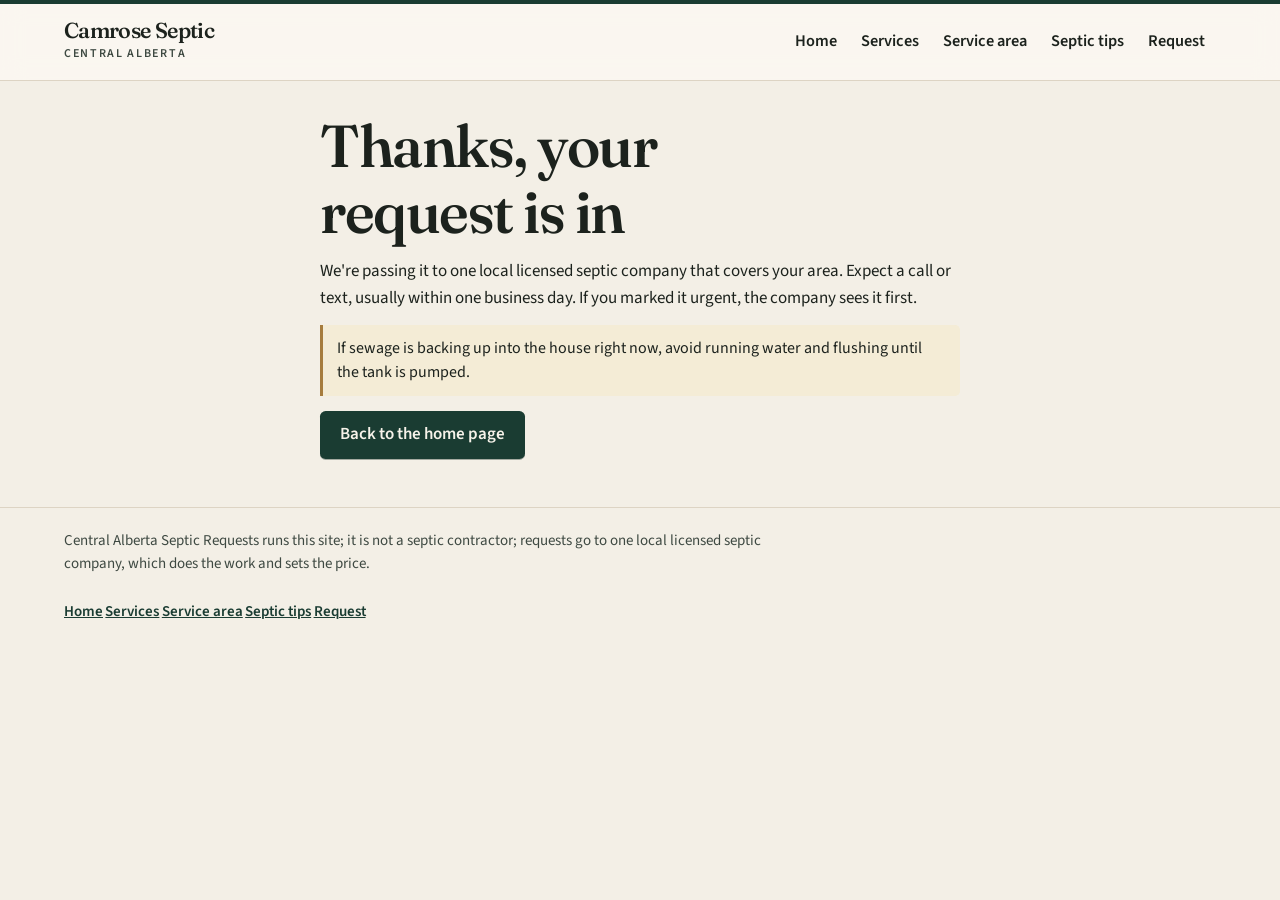
<file: thanks.html>
<!doctype html>
<html lang="en-CA">
<head>
<meta charset="utf-8">
<meta name="viewport" content="width=device-width, initial-scale=1">
<title>Request received | Camrose Septic</title>
<meta name="robots" content="noindex,follow">
<link rel="canonical" href="https://camroseseptic.ca/thanks.html">
<meta name="theme-color" content="#f3efe6">
<link rel="icon" href="/favicon.ico" sizes="48x48">
<link rel="icon" href="/favicon.svg" type="image/svg+xml">
<link rel="icon" href="/favicon-32.png" type="image/png" sizes="32x32">
<link rel="apple-touch-icon" href="/apple-touch-icon.png">
<link rel="preload" href="/fonts/fraunces-latin.woff2" as="font" type="font/woff2" crossorigin>
<link rel="preload" href="/fonts/source-sans-3-latin.woff2" as="font" type="font/woff2" crossorigin>
<link rel="stylesheet" href="/style.css">
</head>
<body>
<a class="skip" href="#content">Skip to content</a>
<button class="nav-backdrop" type="button" hidden aria-label="Close menu"></button>
<header class="site-header">
  <div class="header-bar wrap">
    <a class="brand" href="/">
      <span class="brand-name">Camrose Septic</span>
      <span class="brand-sub">Central Alberta</span>
    </a>
    <button class="menu-btn" type="button" aria-expanded="false" aria-controls="site-nav">
      <span class="bars" aria-hidden="true"><span></span><span></span><span></span></span>
      <span class="menu-word">Menu</span>
    </button>
    <nav id="site-nav" class="site-nav" aria-label="Pages">
      <ul>
        <li><a href="/">Home</a></li>
        <li><a href="/services/">Services</a></li>
        <li><a href="/service-area/">Service area</a></li>
        <li><a href="/septic-tips/">Septic tips</a></li>
        <li><a href="/request/">Request</a></li>
      </ul>
    </nav>
  </div>
</header>
<main id="content">
  <section class="thanks wrap">
    <h1>Thanks, your request is in</h1>
    <p>We're passing it to one local licensed septic company that covers your area. Expect a call or text, usually within one business day. If you marked it urgent, the company sees it first.</p>
    <p class="note">If sewage is backing up into the house right now, avoid running water and flushing until the tank is pumped.</p>
    <a class="btn" href="/">Back to the home page</a>
  </section>
</main>
<footer class="site-footer">
  <div class="wrap">
    <p>Central Alberta Septic Requests runs this site; it is not a septic contractor; requests go to one local licensed septic company, which does the work and sets the price.</p>
    <ul class="footer-nav">
      <li><a href="/">Home</a></li>
      <li><a href="/services/">Services</a></li>
      <li><a href="/service-area/">Service area</a></li>
      <li><a href="/septic-tips/">Septic tips</a></li>
      <li><a href="/request/">Request</a></li>
    </ul>
  </div>
</footer>
<script src="/site.js"></script>
</body>
</html>
</file>
<file: style.css>
@font-face {
  font-family: "Fraunces";
  font-style: normal;
  font-weight: 560;
  font-display: swap;
  src: url("/fonts/fraunces-latin.woff2") format("woff2");
  unicode-range: U+0000-00FF, U+0131, U+0152-0153, U+02BB-02BC, U+02C6, U+02DA, U+02DC, U+0304, U+0308, U+0329, U+2000-206F, U+20AC, U+2122, U+2191, U+2193, U+2212, U+2215, U+FEFF, U+FFFD;
}
@font-face {
  font-family: "Source Sans 3";
  font-style: normal;
  font-weight: 400 600;
  font-display: swap;
  src: url("/fonts/source-sans-3-latin.woff2") format("woff2");
  unicode-range: U+0000-00FF, U+0131, U+0152-0153, U+02BB-02BC, U+02C6, U+02DA, U+02DC, U+0304, U+0308, U+0329, U+2000-206F, U+20AC, U+2122, U+2191, U+2193, U+2212, U+2215, U+FEFF, U+FFFD;
}

:root {
  --paper: #f3efe6;
  --paper-2: #e7e0d2;
  --card: #faf7f1;
  --ink: #1c221d;
  --muted: #3e4942;
  --spruce: #1a3c32;
  --spruce-deep: #102820;
  --line: #ddd4c4;
  --brass: #6e4e26;
  --note: #f4ecd6;
  --note-edge: #a67c3d;
  --max: 72rem;
  --serif: "Fraunces", "Iowan Old Style", Palatino, "Palatino Linotype", serif;
  --sans: "Source Sans 3", "Segoe UI", sans-serif;
  color-scheme: light;
}

* { box-sizing: border-box; }
html {
  -webkit-text-size-adjust: 100%;
  text-size-adjust: 100%;
  scroll-padding-top: 5.5rem;
}
body {
  margin: 0;
  font-family: var(--sans);
  font-size: 1.0625rem;
  font-weight: 400;
  line-height: 1.55;
  color: var(--ink);
  background: var(--paper);
  overflow-wrap: break-word;
}
img, svg, video { max-width: 100%; }
img { height: auto; }
h1, h2, h3 {
  font-family: var(--serif);
  font-weight: 560;
  font-synthesis: none;
  line-height: 1.12;
  letter-spacing: -0.025em;
  text-wrap: balance;
  margin: 0 0 0.6rem;
}
p, li { text-wrap: pretty; }
p { margin: 0 0 0.9rem; }
a { color: var(--spruce); }
a:hover { color: var(--spruce-deep); }
:focus-visible {
  outline: 3px solid var(--brass);
  outline-offset: 3px;
}
::selection { background: #d5e6da; color: var(--ink); }

.skip {
  position: absolute;
  left: 0.75rem;
  top: 0.75rem;
  z-index: 8;
  transform: translateY(-160%);
  background: var(--spruce);
  color: #f7f3ea;
  text-decoration: none;
  min-height: 48px;
  padding: 0.7rem 1rem;
  border-radius: 0.3rem;
}
.skip:focus { transform: none; }

.wrap {
  width: min(100% - 2.5rem, var(--max));
  margin-inline: auto;
}

.site-header {
  position: sticky;
  top: 0;
  z-index: 5;
  background: rgba(250, 247, 241, 0.94);
  border-top: 4px solid var(--spruce);
  border-bottom: 1px solid var(--line);
  backdrop-filter: blur(12px);
}
.header-bar {
  display: flex;
  flex-wrap: wrap;
  align-items: center;
  justify-content: space-between;
  gap: 0.35rem 0.75rem;
  min-height: 4.25rem;
  padding-block: 0.4rem;
}
.brand {
  display: flex;
  flex-direction: column;
  justify-content: center;
  min-height: 48px;
  color: inherit;
  text-decoration: none;
}
.brand-name {
  font-family: var(--serif);
  font-weight: 560;
  font-size: 1.35rem;
  letter-spacing: -0.03em;
  line-height: 1;
}
.brand-sub {
  margin-top: 0.22rem;
  font-size: 0.75rem;
  font-weight: 600;
  letter-spacing: 0.14em;
  text-transform: uppercase;
  color: var(--muted);
}
.menu-btn {
  display: none;
  align-items: center;
  justify-content: center;
  gap: 0.55rem;
  min-height: 48px;
  min-width: 48px;
  padding: 0 0.85rem;
  border: 1px solid var(--line);
  border-radius: 0.35rem;
  background: var(--card);
  color: var(--ink);
  font: 600 1rem/1 var(--sans);
  cursor: pointer;
}
.js .menu-btn { display: inline-flex; }
.bars {
  display: flex;
  flex-direction: column;
  justify-content: center;
  gap: 4px;
  width: 18px;
}
.bars span {
  display: block;
  height: 2px;
  background: currentColor;
  border-radius: 1px;
}
.site-nav { flex: 1 0 100%; }
.site-nav ul {
  list-style: none;
  margin: 0;
  padding: 0.15rem 0 0.7rem;
  display: flex;
  flex-direction: column;
}
.site-nav a {
  display: flex;
  align-items: center;
  min-height: 48px;
  padding: 0.55rem 0.15rem;
  color: var(--ink);
  text-decoration: none;
  font-weight: 600;
  font-size: 1.125rem;
  border-bottom: 1px solid var(--line);
}
.site-nav a[aria-current="page"] {
  color: var(--spruce);
  box-shadow: inset 3px 0 0 var(--spruce);
  padding-left: 0.75rem;
}
.nav-backdrop {
  display: block;
  position: fixed;
  inset: 0;
  z-index: 4;
  border: 0;
  padding: 0;
  margin: 0;
  background: rgba(28, 34, 29, 0.4);
  cursor: pointer;
}
[hidden] { display: none !important; }

main { padding-bottom: 1rem; }

.eyebrow {
  margin: 0 0 0.55rem;
  font-size: 0.78rem;
  font-weight: 600;
  letter-spacing: 0.14em;
  text-transform: uppercase;
  color: var(--brass);
}
h1 { font-size: clamp(2.05rem, 1.15rem + 3.4vw, 3.7rem); }
.lede {
  font-size: 1.125rem;
  line-height: 1.5;
  max-width: 38rem;
  color: var(--ink);
}
h2 { font-size: clamp(1.55rem, 1.2rem + 1.1vw, 2.2rem); }

.btn {
  display: inline-flex;
  align-items: center;
  justify-content: center;
  min-height: 48px;
  max-width: 100%;
  padding: 0.7rem 1.25rem;
  border: 0;
  border-radius: 0.35rem;
  background: var(--spruce);
  color: #f6f2e9;
  font: 600 1.0625rem/1.25 var(--sans);
  text-align: center;
  text-decoration: none;
  cursor: pointer;
  box-shadow: 0 1px 0 rgba(16, 40, 32, 0.35);
}
.btn:hover { background: var(--spruce-deep); color: #f6f2e9; }
.btn:active { transform: translateY(1px); }
.hero .btn, .end-cta .btn { width: 100%; }
.text-link {
  display: inline-flex;
  align-items: center;
  min-height: 48px;
  font-weight: 600;
  text-underline-offset: 0.18em;
}

.hero { padding: 0 0 0.5rem; }
.hero-grid { display: flex; flex-direction: column; }
.hero-photo { order: -1; margin: 0 0 1.35rem; width: calc(100% + 2.5rem); margin-left: -1.25rem; }
.hero-photo img {
  display: block;
  width: 100%;
  height: 11.25rem;
  max-width: none;
  object-fit: cover;
  object-position: center 46%;
}
.hero-copy { padding-bottom: 0.4rem; }

.points {
  list-style: none;
  display: grid;
  grid-template-columns: 1fr;
  margin: 1.75rem 0 0;
  padding: 0;
  border-top: 1px solid var(--line);
}
.points li {
  padding: 1.15rem 0 1.2rem;
  border-bottom: 1px solid var(--line);
  min-width: 0;
}
.points h3 { margin: 0 0 0.3rem; font-size: 1.4rem; }
.points p { margin: 0; color: var(--muted); }

.section { padding: 2.6rem 0; }
.section + .section { padding-top: 0; }
.split { display: grid; gap: 1.25rem; align-items: center; }
.photo {
  margin: 0;
  background: var(--paper-2);
}
.photo img {
  display: block;
  width: 100%;
  height: 14rem;
  object-fit: cover;
}
.photo.barn img { object-position: center 30%; }

.town-line {
  font-family: var(--serif);
  font-size: clamp(1.35rem, 1rem + 1.2vw, 1.85rem);
  line-height: 1.35;
  letter-spacing: -0.02em;
  margin: 0 0 0.4rem;
}

.cards {
  list-style: none;
  margin: 1.35rem 0 0;
  padding: 0;
  display: grid;
  gap: 0.85rem;
}
.card {
  background: var(--card);
  border: 1px solid var(--line);
  border-radius: 0.45rem;
  padding: 1.15rem 1.1rem 1.2rem;
  min-width: 0;
}
.kicker {
  margin: 0 0 0.35rem;
  font-size: 0.78rem;
  font-weight: 600;
  letter-spacing: 0.14em;
  text-transform: uppercase;
  color: var(--brass);
}
.card h3, .card h2 { margin: 0 0 0.4rem; font-size: 1.45rem; }
.card p:last-child { margin-bottom: 0; }
.card .note { margin: 0.9rem 0 0; }

.page-intro { padding-top: 1.6rem; }
.page-intro .lede { margin-bottom: 0; }

.banner-photo { margin: 1.25rem 0 0; width: calc(100% + 2.5rem); margin-left: -1.25rem; }
.banner-photo img {
  display: block;
  width: 100%;
  height: 12.5rem;
  object-fit: cover;
}

.towns {
  list-style: none;
  margin: 1.2rem 0 0;
  padding: 0;
  display: grid;
  gap: 0;
}
.towns li {
  font-family: var(--serif);
  font-size: 1.55rem;
  letter-spacing: -0.02em;
  line-height: 1.2;
  padding: 0.85rem 0;
  border-bottom: 1px solid var(--line);
  min-width: 0;
}
.note-block {
  margin-top: 1.4rem;
  max-width: 40rem;
}

.tips { list-style: none; margin: 0.4rem 0 0; padding: 0; }
.tips li {
  padding: 0.95rem 0;
  border-bottom: 1px solid var(--line);
}
.tips li:first-child { border-top: 1px solid var(--line); }
.tips strong { display: block; margin-bottom: 0.2rem; font-size: 1.05rem; }

.faq { margin-top: 0.4rem; }
.faq h3 { font-size: 1.3rem; margin: 1.35rem 0 0.35rem; }
.faq p { max-width: 42rem; }
.faq a {
  display: inline-flex;
  align-items: center;
  min-height: 48px;
  padding-inline: 0.15rem;
}

.end-cta { padding: 0.25rem 0 2.6rem; }
.end-cta h2 { margin-bottom: 0.35rem; }
.end-cta p { max-width: 36rem; color: var(--muted); }

.reasons, .counties {
  list-style: none;
  margin: 0.4rem 0 0;
  padding: 0;
  display: grid;
  gap: 0;
}
.reasons li, .counties li {
  padding: 0.95rem 0;
  border-bottom: 1px solid var(--line);
  min-width: 0;
}
.reasons h3, .counties h3 {
  margin: 0 0 0.25rem;
  font-size: 1.35rem;
}
.reasons p, .counties p { margin: 0; }

.steps { list-style: none; margin: 0.2rem 0 0; padding: 0; }
.steps li {
  display: grid;
  grid-template-columns: 2.5rem minmax(0, 1fr);
  gap: 0.75rem;
  align-items: start;
  padding: 0.85rem 0;
  border-top: 1px solid var(--line);
}
.steps li:last-child { border-bottom: 1px solid var(--line); }
.steps span {
  font-family: var(--serif);
  font-size: 1.35rem;
  line-height: 1.2;
  color: var(--spruce);
}

.map-fig { margin: 0; }
.map-fig figcaption { margin-top: 0.55rem; color: var(--muted); font-size: 0.9375rem; }
.county-map {
  display: grid;
  grid-template-columns: 1fr 1fr;
  grid-template-areas:
    ". beaver"
    "camrose ."
    "stettler flagstaff";
  gap: 0.65rem;
}
.place-beaver { grid-area: beaver; }
.place-camrose { grid-area: camrose; }
.place-stettler { grid-area: stettler; }
.place-flagstaff { grid-area: flagstaff; }
.place {
  border: 1.5px solid var(--spruce);
  border-radius: 0.4rem;
  background: var(--card);
  padding: 0.85rem 0.8rem 0.95rem;
  min-width: 0;
}
.place h3 {
  font-family: var(--sans);
  font-size: 1rem;
  font-weight: 600;
  letter-spacing: 0;
  margin: 0 0 0.35rem;
}
.place p { margin: 0; }

.form-page { padding-top: 1.6rem; padding-bottom: 2rem; }
.formbox {
  background: var(--card);
  border: 1px solid var(--line);
  border-radius: 0.5rem;
  padding: 1.15rem 1rem 1.25rem;
  max-width: 40rem;
}
label {
  display: block;
  margin: 0 0 0.95rem;
  font-weight: 600;
}
input, select, textarea {
  display: block;
  width: 100%;
  max-width: 100%;
  margin-top: 0.35rem;
  padding: 0.65rem 0.75rem;
  min-height: 48px;
  border: 1px solid #c9bfae;
  border-radius: 0.3rem;
  background: #fff;
  color: var(--ink);
  font: inherit;
  font-size: 1.0625rem;
}
textarea { min-height: 7.5rem; resize: vertical; }
select:invalid { color: #6a6256; }
option { color: var(--ink); }
.check {
  display: flex;
  gap: 0.75rem;
  align-items: flex-start;
  font-weight: 400;
  min-height: 48px;
  padding: 0.2rem 0;
}
.check input {
  width: 1.375rem;
  height: 1.375rem;
  min-height: 0;
  margin: 0.2rem 0 0;
  padding: 0;
  flex: none;
  accent-color: var(--spruce);
}
.note {
  background: var(--note);
  border-left: 3px solid var(--note-edge);
  border-radius: 0 0.3rem 0.3rem 0;
  padding: 0.75rem 0.85rem;
  margin: 0 0 0.95rem;
  font-size: 1rem;
  line-height: 1.45;
}
.submit-row { display: grid; gap: 0.7rem; margin-top: 0.3rem; }
.submit-row .btn { width: 100%; }
.fine {
  margin: 0;
  color: var(--muted);
  font-size: 0.9375rem;
  line-height: 1.45;
}
.privacy { max-width: 40rem; padding-top: 1.6rem; }
.privacy h2 { font-size: 1.45rem; }
.privacy a {
  display: inline-flex;
  align-items: center;
  min-height: 48px;
  overflow-wrap: anywhere;
}

.thanks { padding-top: 2rem; padding-bottom: 2rem; max-width: 40rem; }
.thanks h1 { margin-bottom: 0.8rem; }

.site-footer {
  border-top: 1px solid var(--line);
  padding: 1.4rem 0 1.6rem;
  color: var(--muted);
  font-size: 0.9375rem;
  line-height: 1.5;
}
.site-footer p { margin: 0 0 0.8rem; max-width: 46rem; }
.footer-nav {
  list-style: none;
  display: grid;
  grid-template-columns: repeat(6, minmax(0, 1fr));
  gap: 0 0.35rem;
  margin: 0 0 0.35rem;
  padding: 0;
}
.footer-nav li:nth-child(-n+3) { grid-column: span 2; }
.footer-nav li:nth-child(n+4) { grid-column: span 3; }
.footer-nav a {
  display: flex;
  align-items: center;
  min-height: 48px;
  font-weight: 600;
}
.footer-nav a[aria-current="page"] { text-decoration: underline; text-underline-offset: 0.18em; }
.credit { margin: 0; font-size: 0.875rem; }

.nowrap { white-space: nowrap; }
.visually-hidden {
  position: absolute;
  width: 1px;
  height: 1px;
  padding: 0;
  margin: -1px;
  overflow: hidden;
  clip: rect(0, 0, 0, 0);
  clip-path: inset(50%);
  white-space: nowrap;
  border: 0;
}
.hp {
  position: absolute;
  width: 1px;
  height: 1px;
  padding: 0;
  margin: -1px;
  overflow: hidden;
  clip: rect(0, 0, 0, 0);
  clip-path: inset(50%);
  white-space: nowrap;
  border: 0;
}
.optional[hidden] { display: none !important; }
.form-ready .urgent-note:not(.is-on) { display: none !important; }

@media (max-height: 620px) {
  .hero-photo img { height: 8.25rem; }
  .hero-photo { margin-bottom: 1rem; }
}
@media (min-width: 360px) and (min-height: 700px) {
  .hero-photo img { height: 13rem; }
}
@media (min-width: 480px) {
  .hero .btn, .end-cta .btn, .submit-row .btn { width: auto; }
  .towns { grid-template-columns: 1fr 1fr; column-gap: 1.5rem; }
  .towns li { border-bottom: 1px solid var(--line); }
}
@media (min-width: 720px) {
  .cards { grid-template-columns: 1fr 1fr; gap: 1rem; }
  .submit-row {
    grid-template-columns: auto minmax(0, 1fr);
    align-items: center;
    gap: 1rem;
  }
}
@media (max-width: 799px) {
  .js .site-nav {
    display: none;
    position: absolute;
    left: 0;
    right: 0;
    top: 100%;
    z-index: 6;
    background: var(--card);
    border-bottom: 1px solid var(--line);
    box-shadow: 0 18px 32px rgba(28, 34, 29, 0.08);
    padding: 0.25rem 1.25rem 0.7rem;
  }
  .js .site-nav.is-open { display: block; }
}
@media (min-width: 800px) {
  .js .menu-btn { display: none; }
  .header-bar { flex-wrap: nowrap; min-height: 4.75rem; }
  .site-nav { flex: 0 1 auto; margin-left: auto; }
  .js .site-nav,
  .site-nav { display: block; position: static; }
  .site-nav ul {
    flex-direction: row;
    align-items: center;
    gap: 0.1rem;
    padding: 0;
  }
  .site-nav a {
    min-height: 48px;
    padding: 0 0.7rem;
    border-bottom: 0;
    font-size: 1.02rem;
  }
  .site-nav a[aria-current="page"] {
    box-shadow: inset 0 -2px 0 var(--spruce);
    padding-left: 0.7rem;
    background: transparent;
  }
  .hero { padding: 1.5rem 0 0.5rem; }
  .hero-grid {
    display: grid;
    grid-template-columns: minmax(0, 1.05fr) minmax(0, 0.95fr);
    gap: 3rem;
    align-items: center;
  }
  .hero-photo { order: 0; margin: 0; width: auto; }
  .hero-photo img {
    height: auto;
    aspect-ratio: 3 / 2;
    max-height: none;
    border-radius: 0.35rem;
    object-position: center 42%;
  }
  .points {
    grid-template-columns: repeat(3, minmax(0, 1fr));
    gap: 1.75rem;
    border-top: 0;
    margin-top: 2.75rem;
  }
  .points li {
    border-bottom: 0;
    border-top: 2px solid var(--spruce);
    padding: 1rem 0.5rem 0 0;
  }
  .section { padding: 4rem 0 3rem; }
  .split {
    grid-template-columns: minmax(0, 1.05fr) minmax(0, 0.95fr);
    gap: 3rem;
  }
  .photo img, .banner-photo img { height: 22rem; border-radius: 0.35rem; }
  .banner-photo { margin-left: 0; width: auto; }
  .formbox { padding: 1.6rem 1.5rem 1.5rem; }
  .page-intro { padding-top: 2.6rem; }
  .form-page { padding-top: 2.6rem; }
  .reasons, .counties { grid-template-columns: 1fr 1fr; column-gap: 2rem; }
  .area-layout, .area-intro, .tips-layout, .service-top, .request-layout {
    display: grid;
    grid-template-columns: minmax(0, 1.15fr) minmax(0, 0.85fr);
    gap: 2.5rem;
    align-items: start;
  }
  .request-layout .formbox { max-width: none; }
  .request-layout .privacy { padding-top: 0; max-width: none; }
  .service-top .banner-photo,
  .area-layout .banner-photo,
  .tips-layout .banner-photo { margin: 0; width: auto; }
  .footer-nav {
    display: flex;
    flex-wrap: wrap;
    gap: 0 0.15rem;
  }
  .footer-nav li { grid-column: auto; }
}

@media (prefers-reduced-motion: no-preference) {
  .btn { transition: background 0.2s ease, transform 0.2s ease; }
  .motion .reveal {
    opacity: 0;
    transform: translateY(14px);
  }
  .motion .reveal.is-in {
    opacity: 1;
    transform: none;
    transition: opacity 0.65s ease, transform 0.65s ease;
  }
}
@media (prefers-reduced-motion: reduce) {
  .btn:active { transform: none; }
}
</file>
